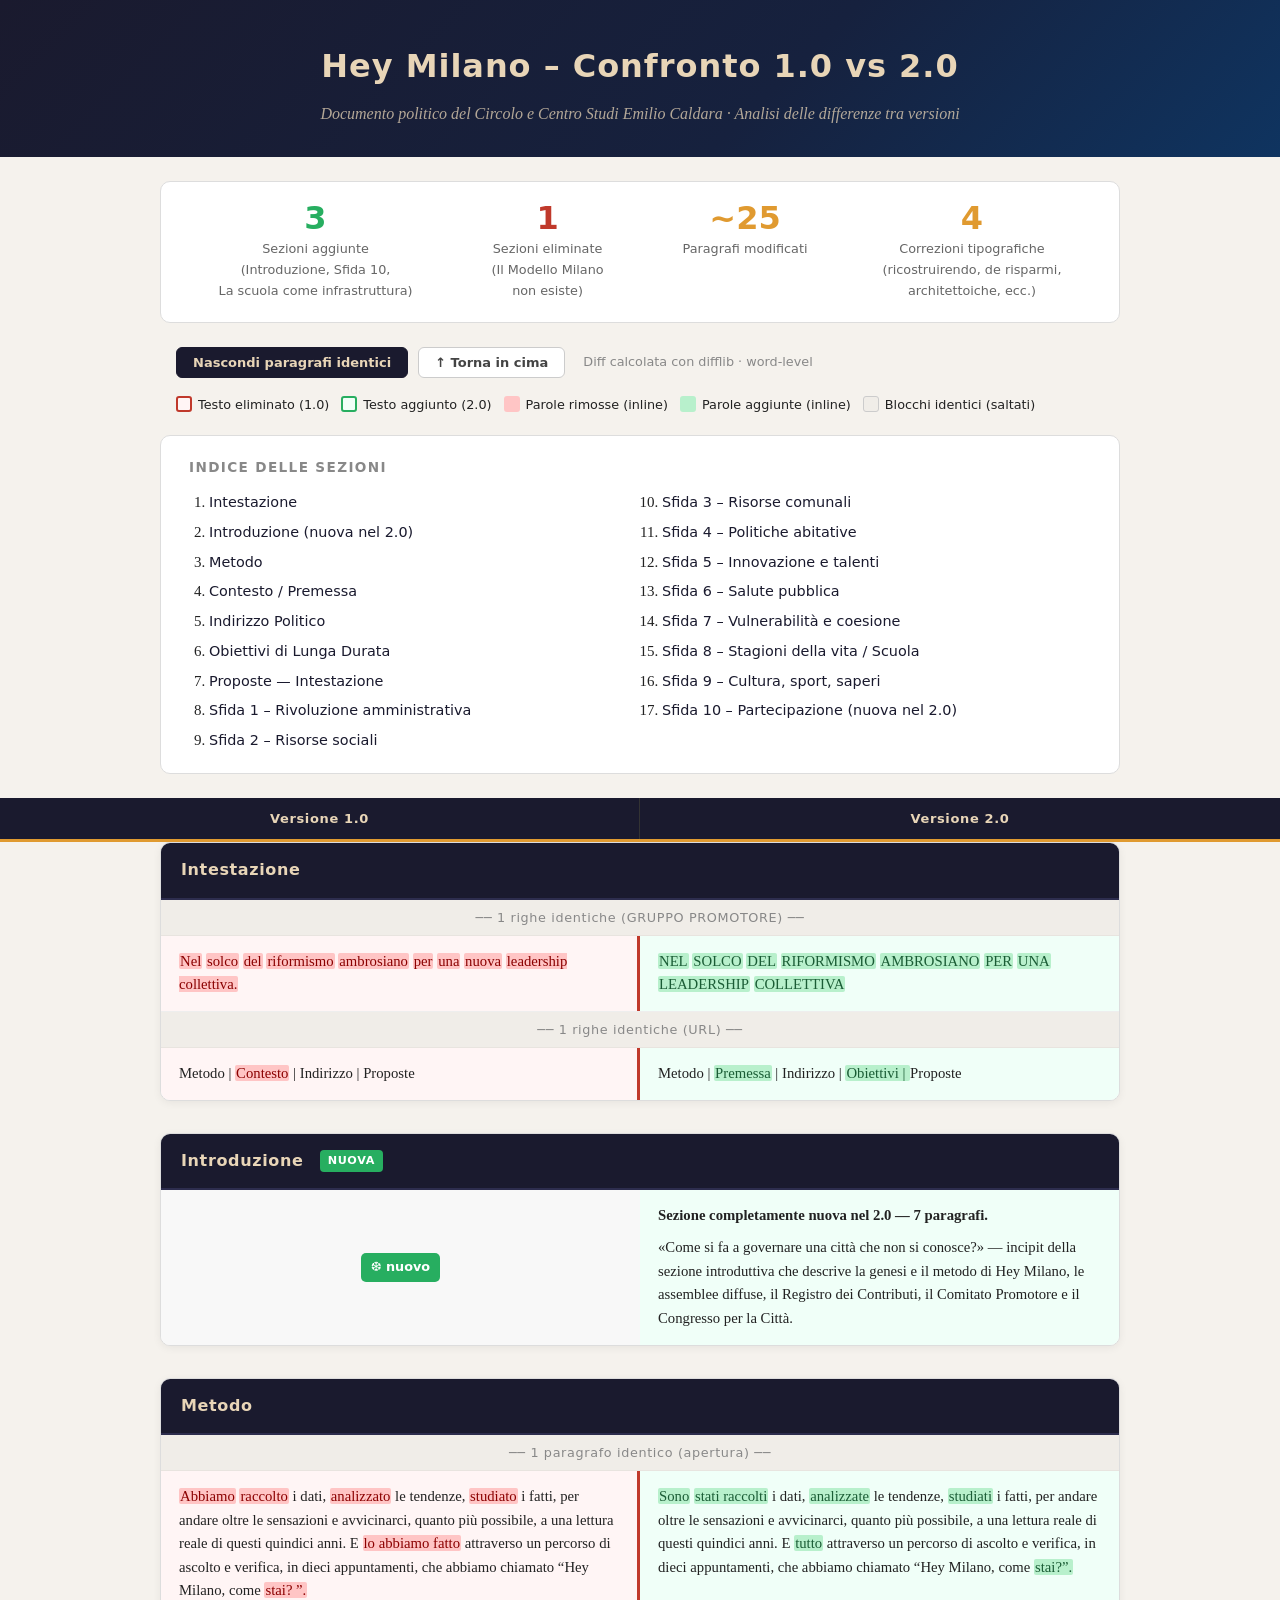
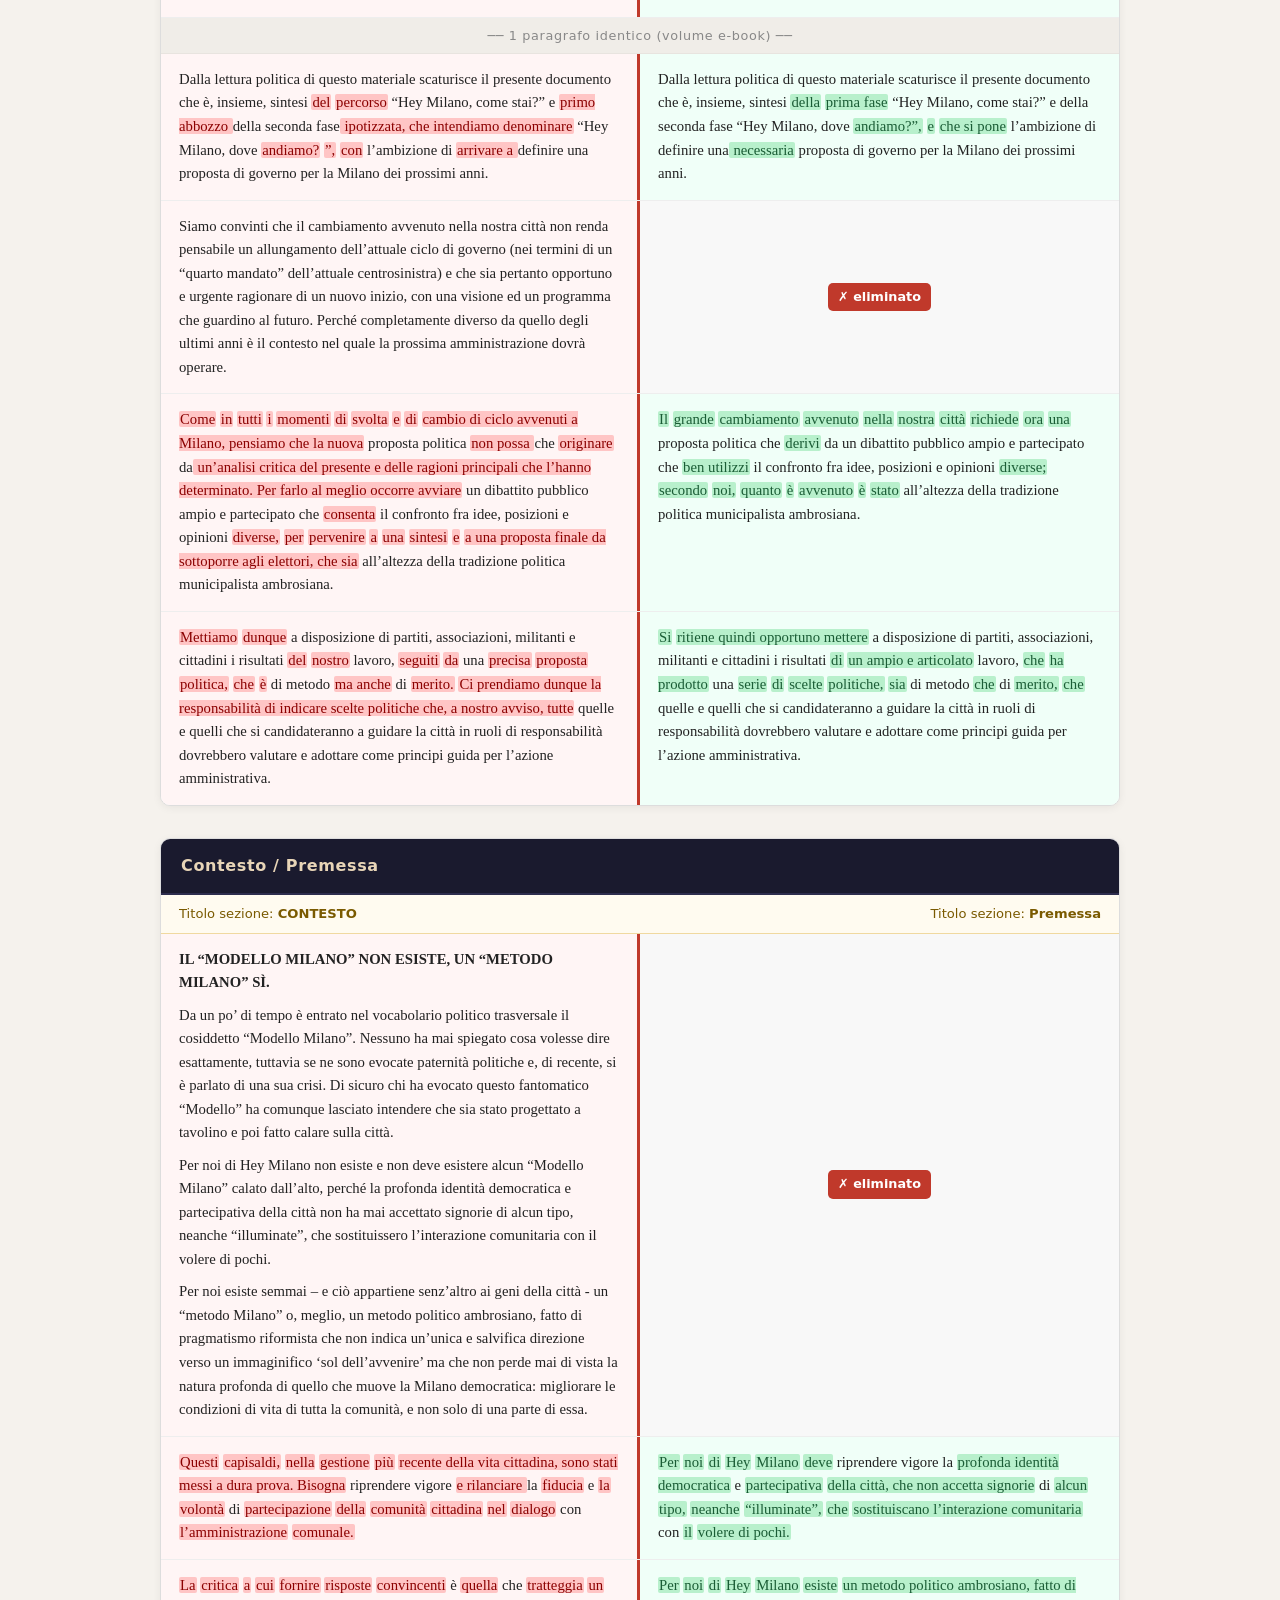
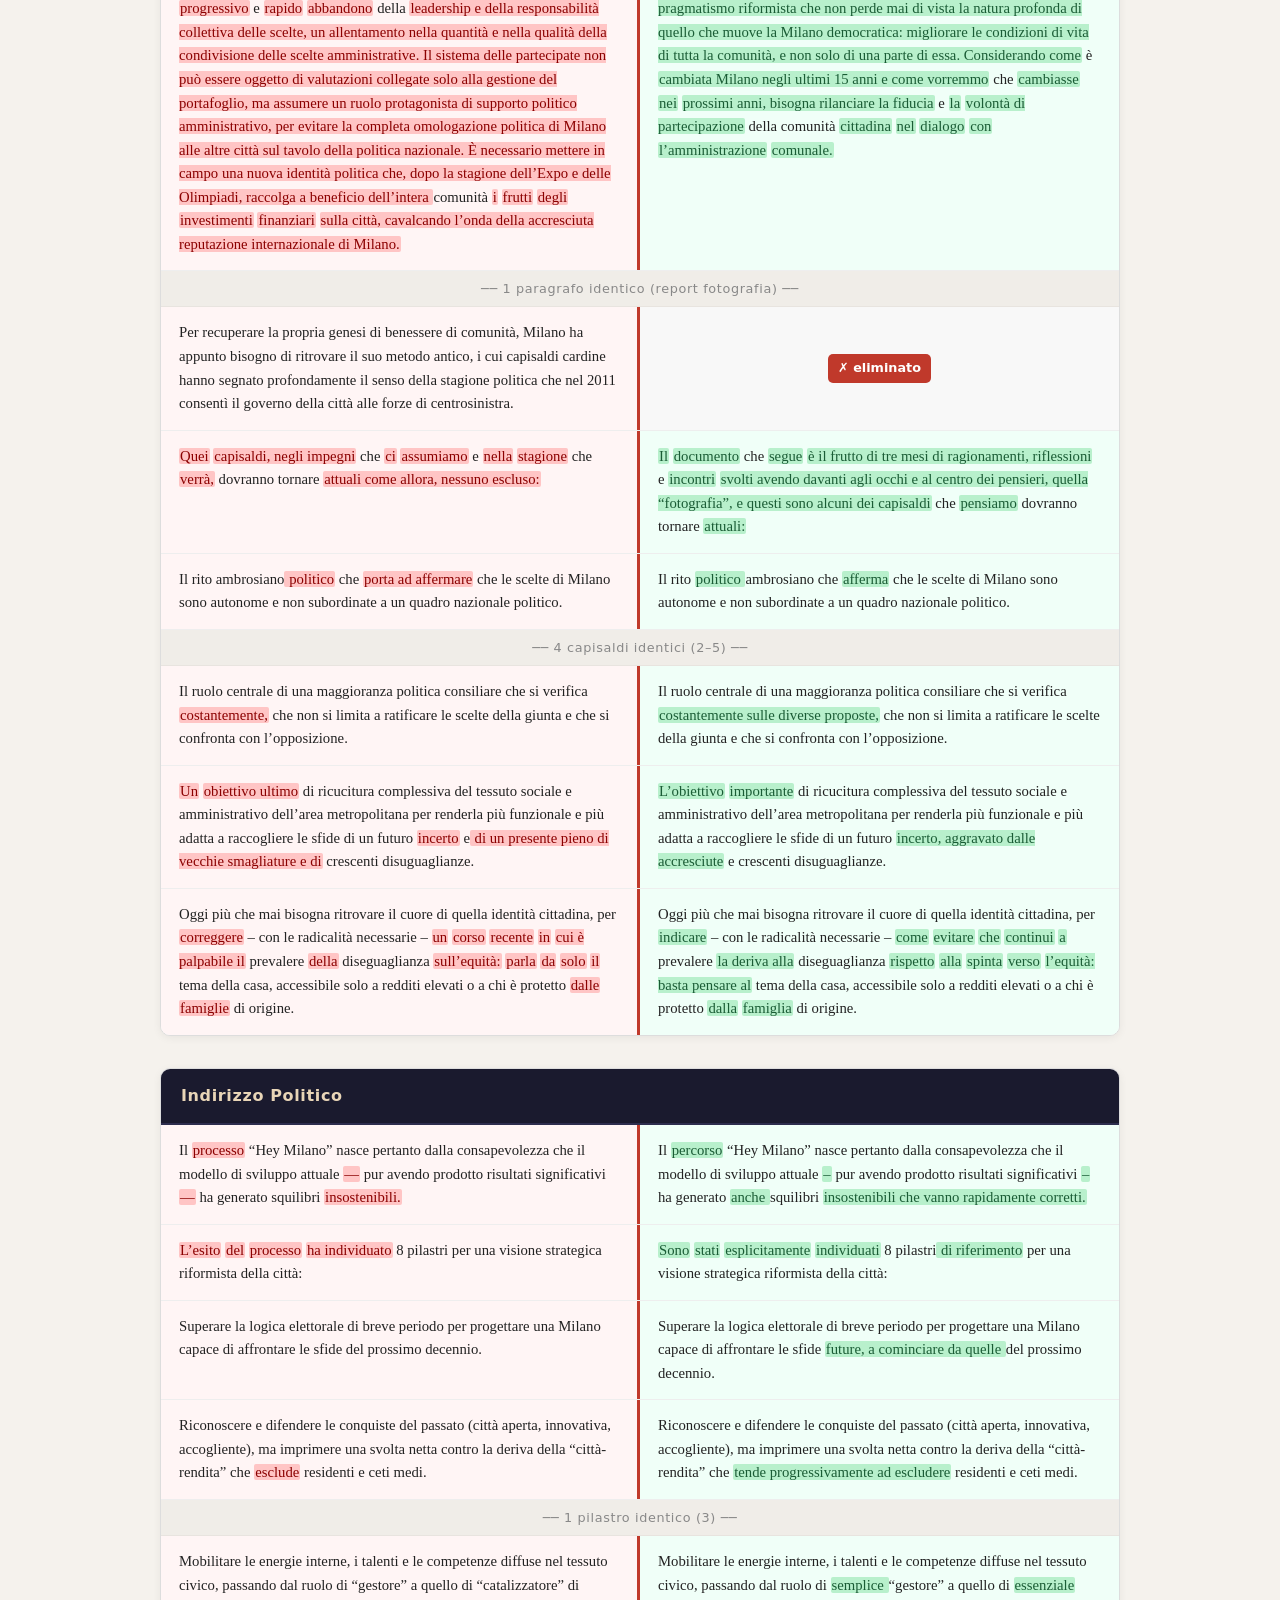
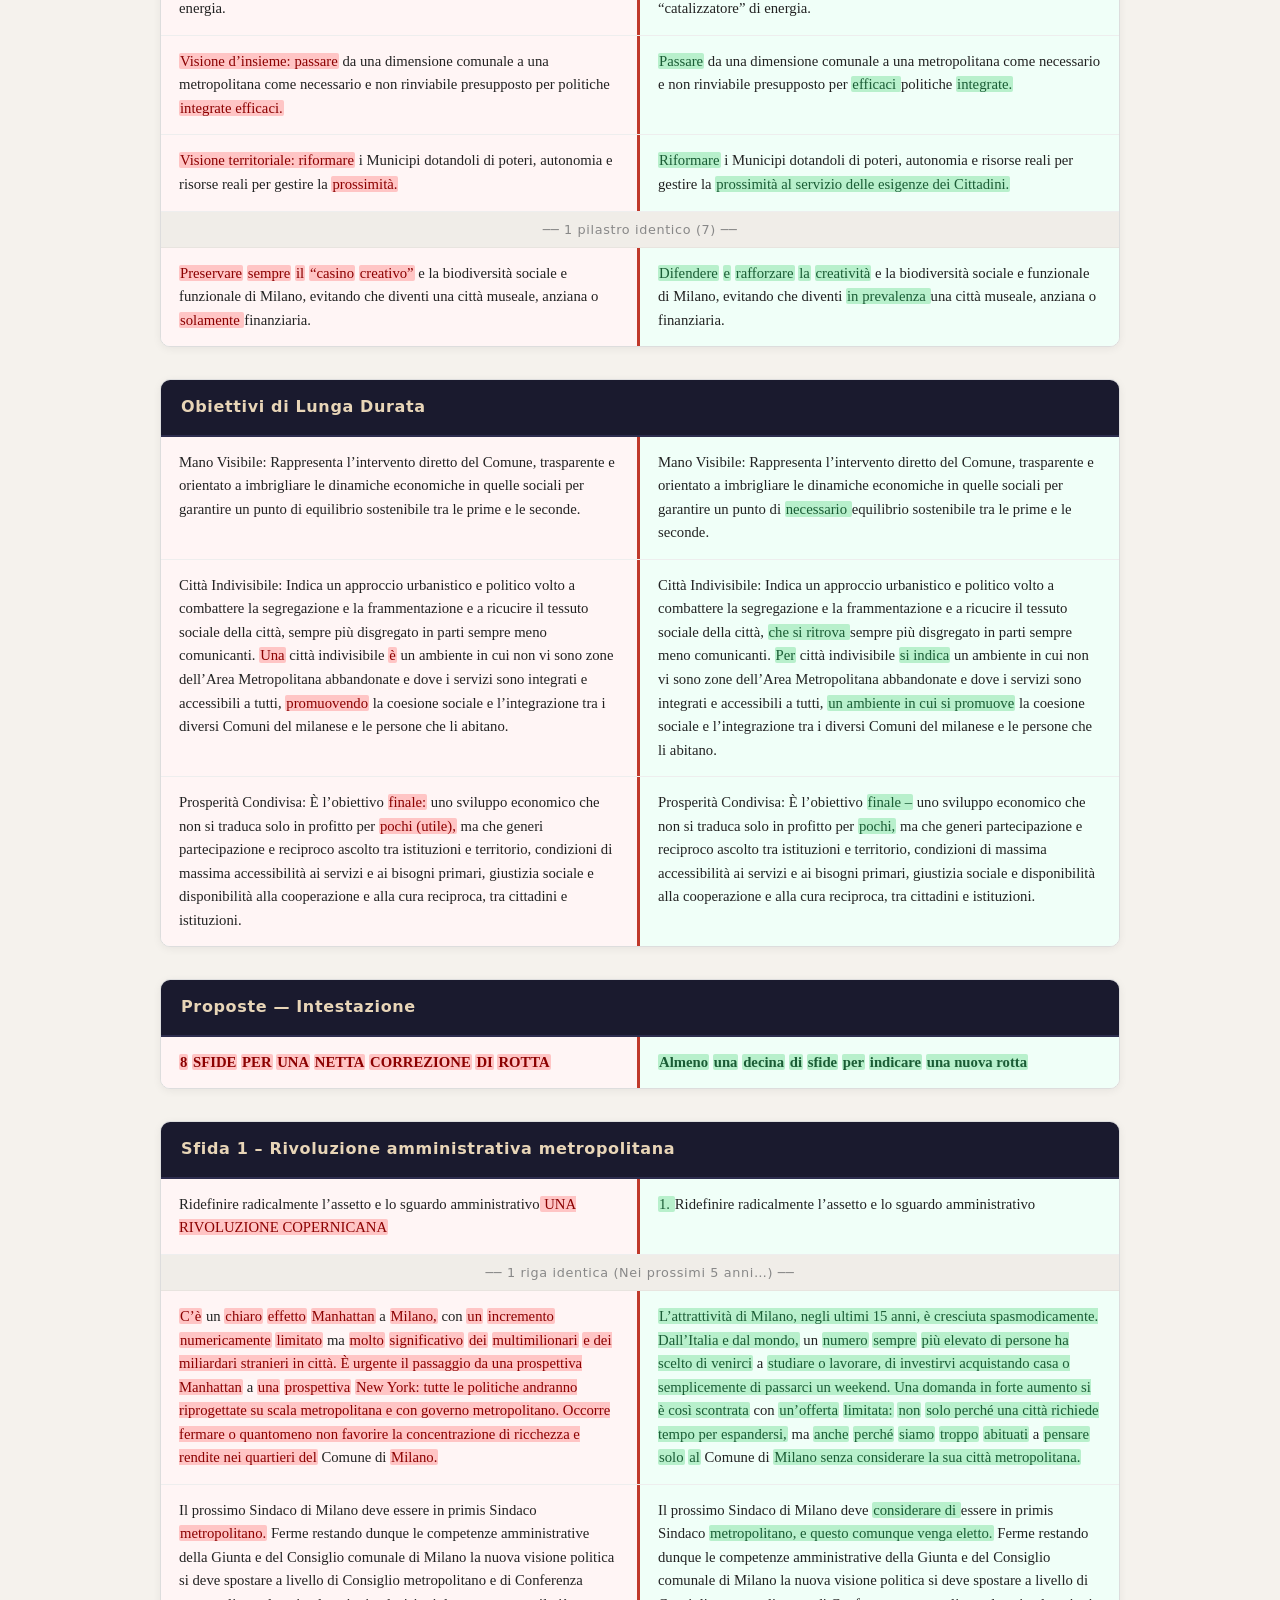
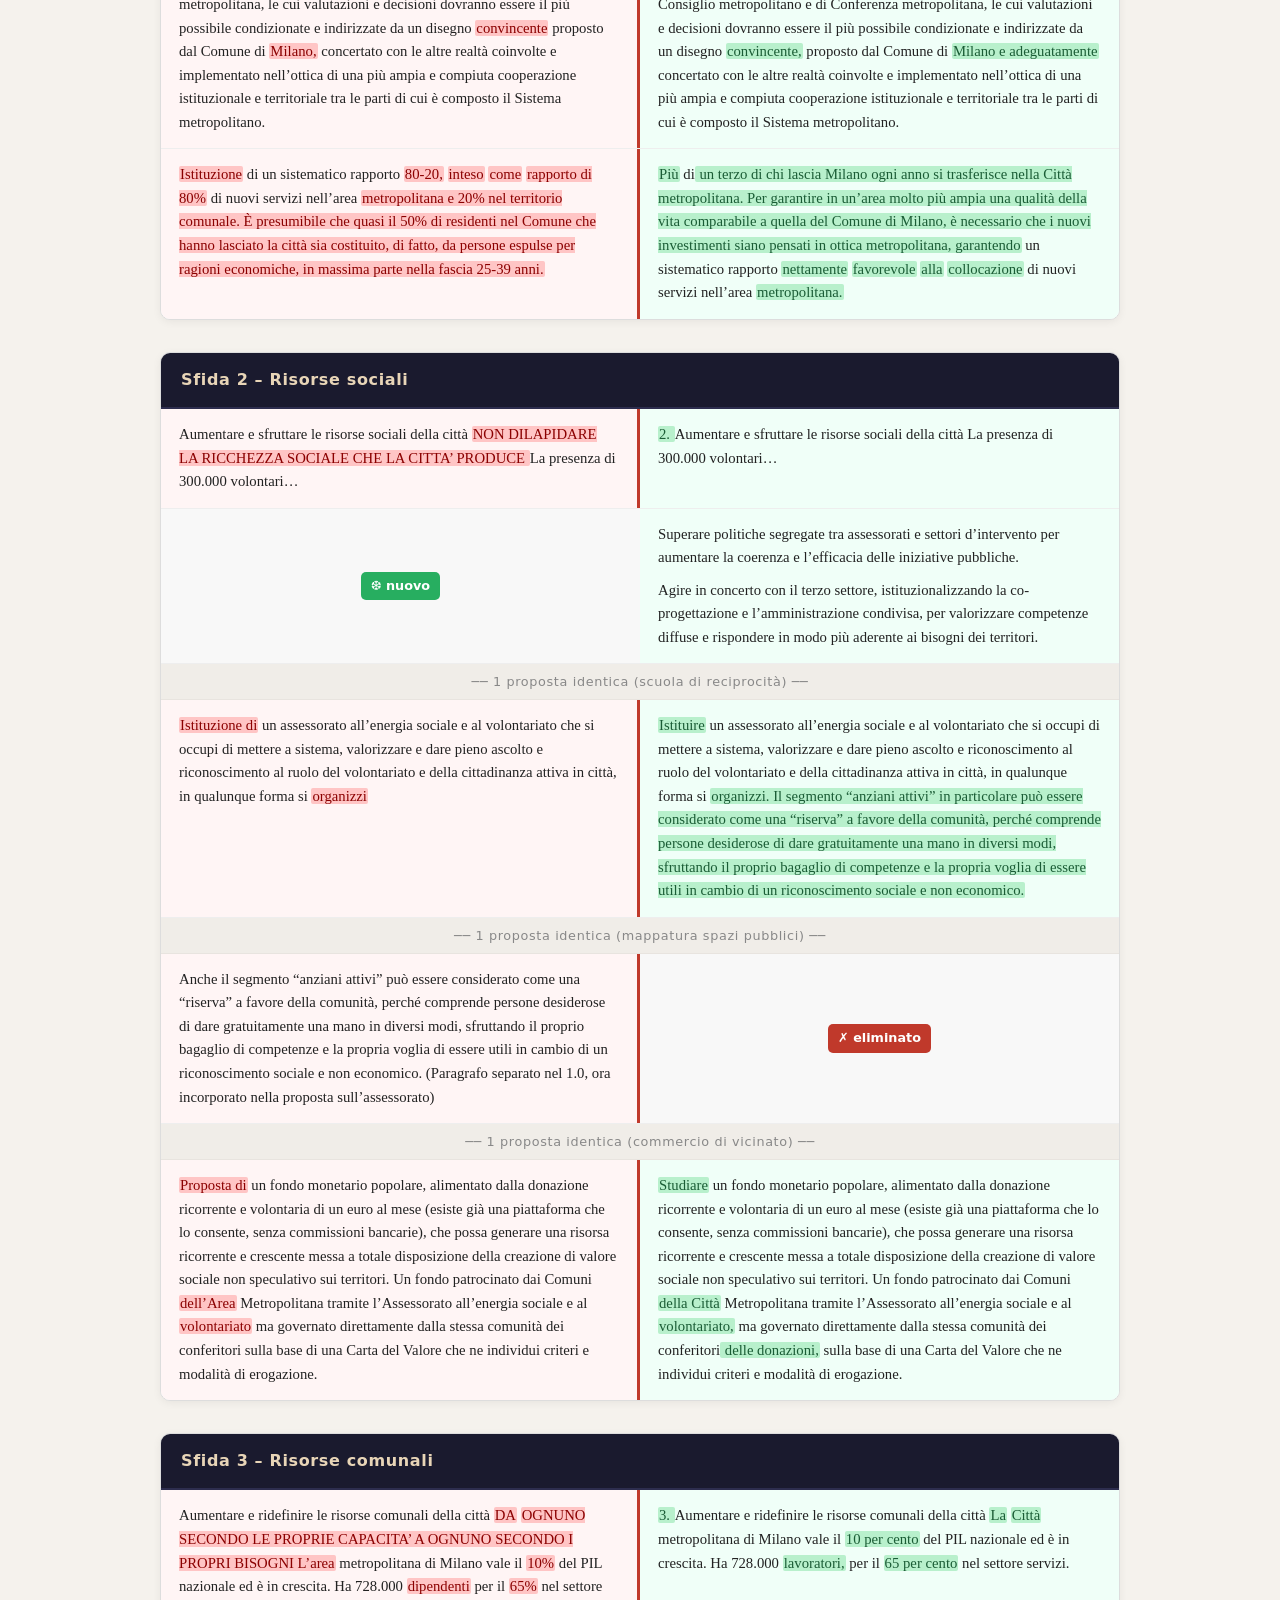
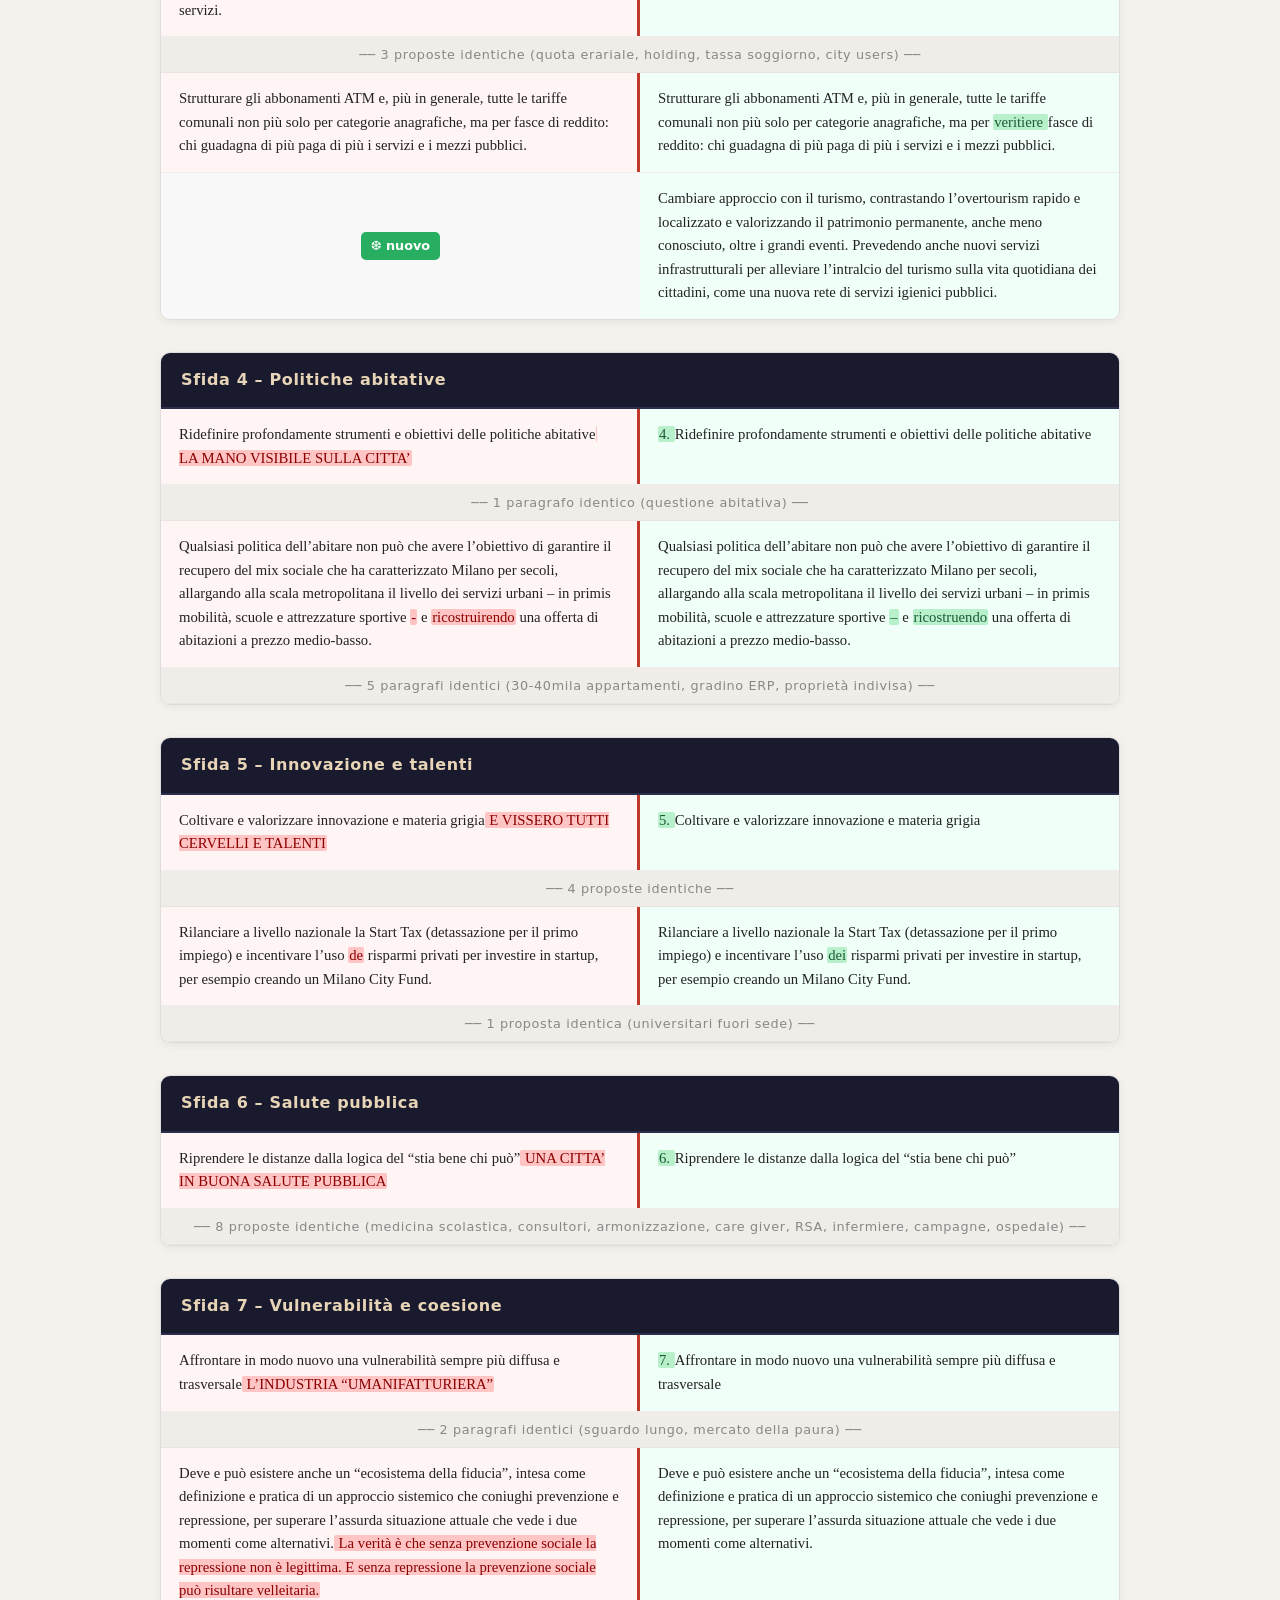
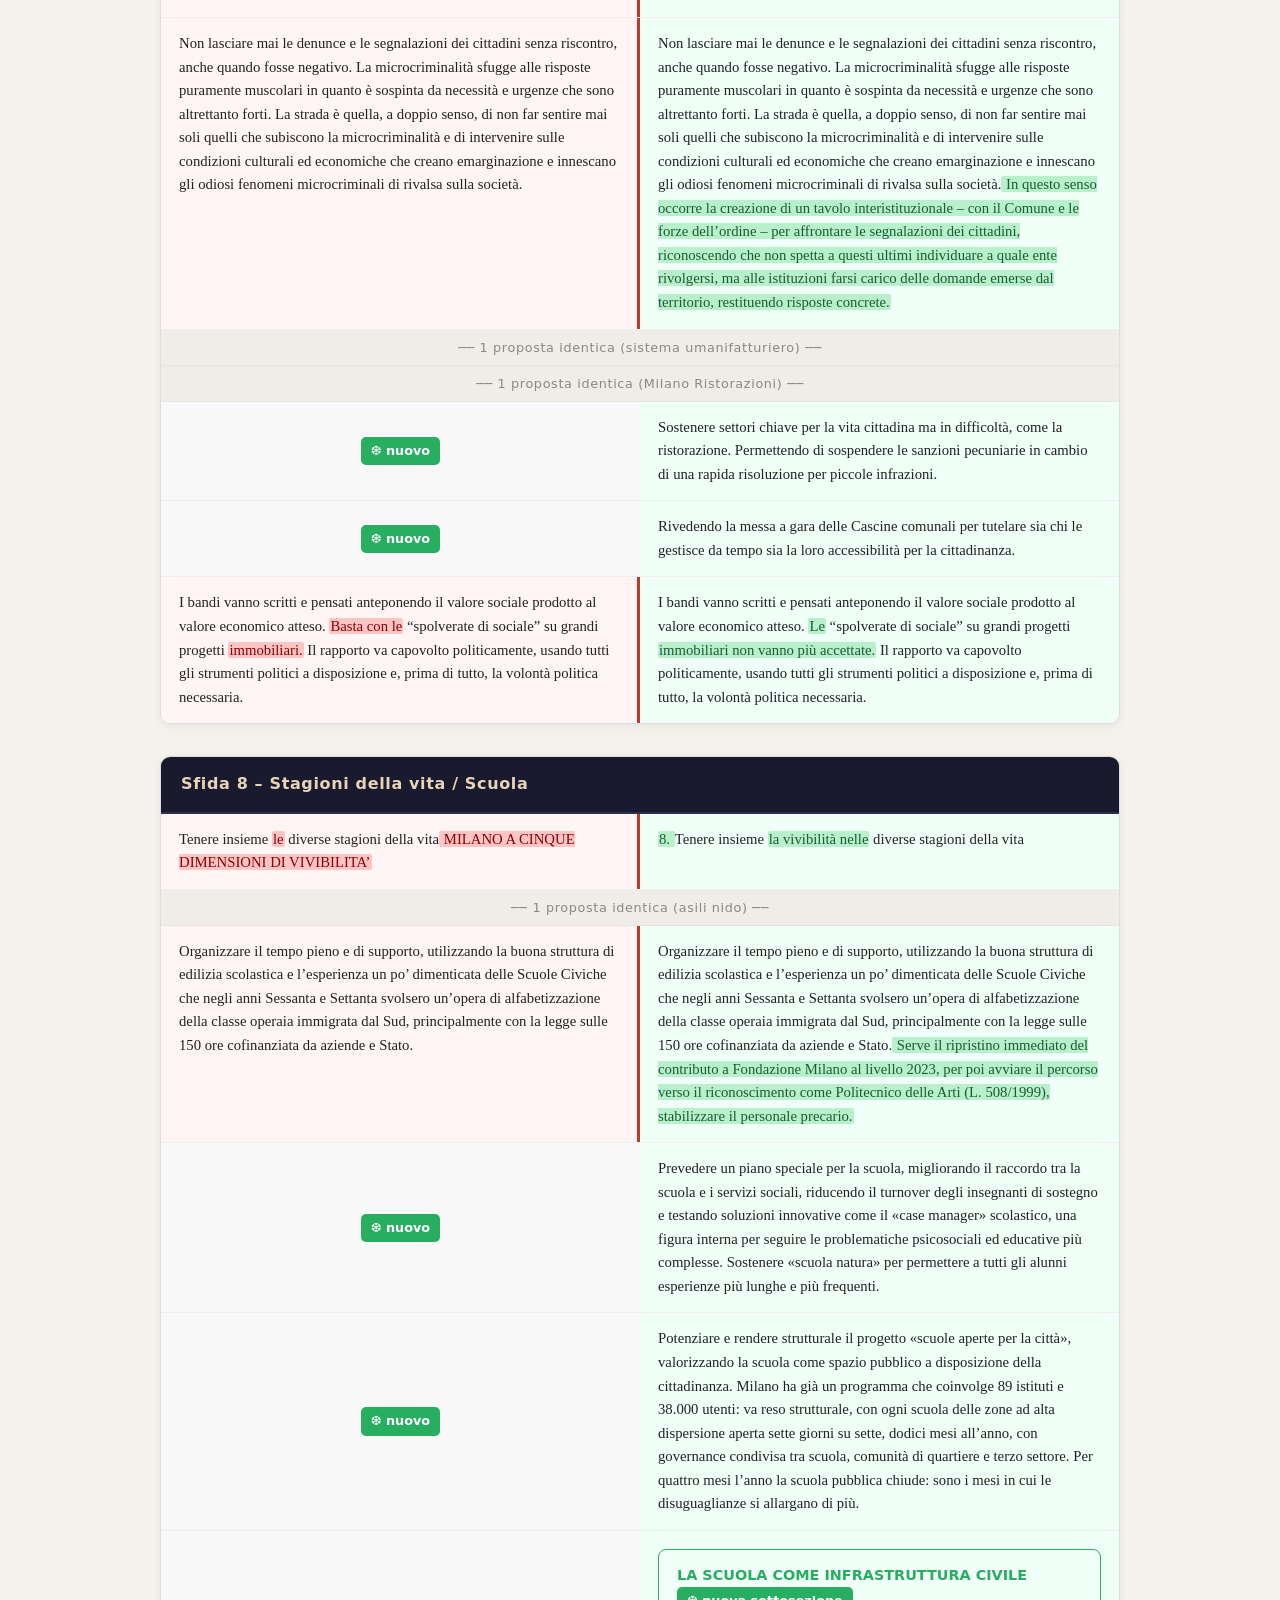
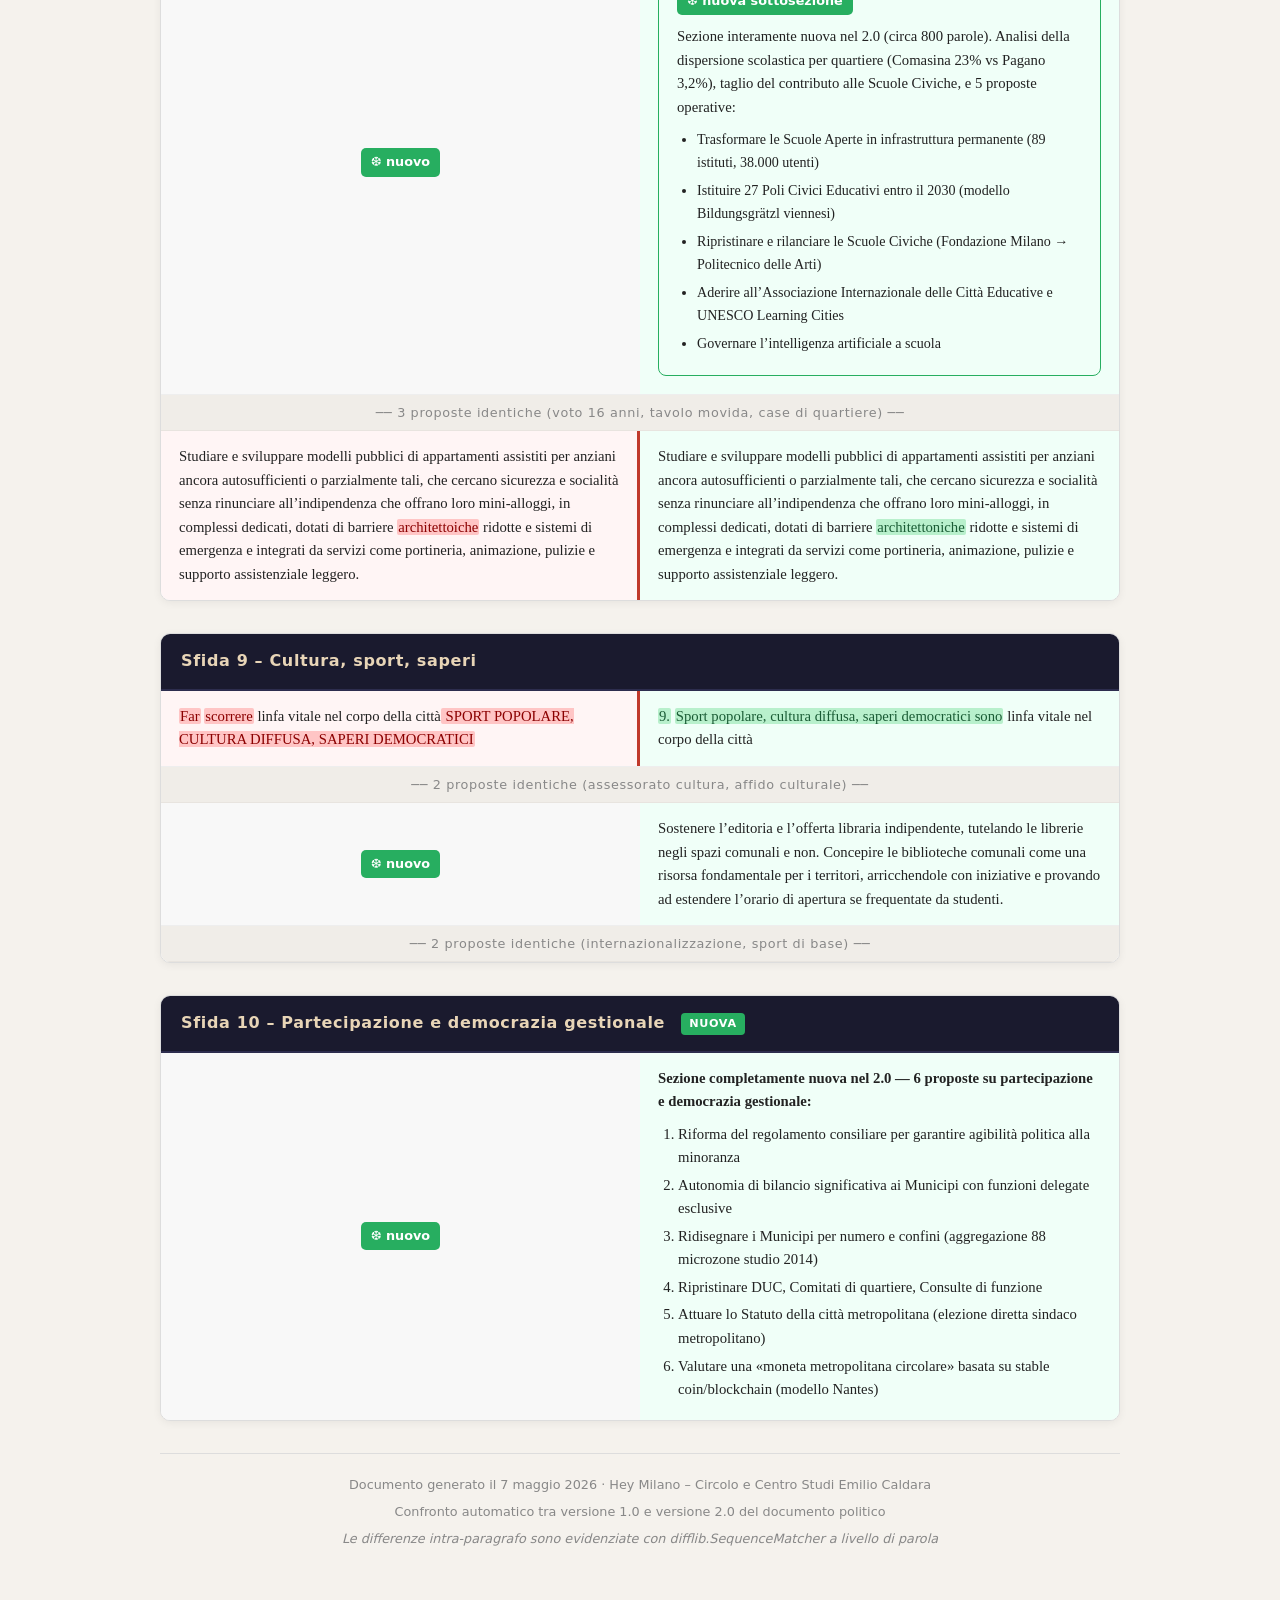
<file: confronto-1.0-vs-2.0.html>
<!DOCTYPE html>
<html lang="it">
<head>
<meta charset="UTF-8">
<meta name="viewport" content="width=device-width, initial-scale=1.0">
<title>Hey Milano – Confronto 1.0 vs 2.0</title>
<style>

  :root {
    --bg: #f5f2ed;
    --card-bg: #ffffff;
    --del-color: #c0392b;
    --del-bg: #fff5f5;
    --add-color: #27ae60;
    --add-bg: #f0fff8;
    --mod-color: #e09a30;
    --mod-bg: #fffbf0;
    --mark-del: #ffc5c5;
    --mark-add: #b8f0cc;
    --section-hdr: #1a1a2e;
    --section-hdr-text: #e8d5b7;
    --skip-color: #888;
    --skip-bg: #f0ede8;
    --border: #ddd;
  }

  * { box-sizing: border-box; margin: 0; padding: 0; }

  body {
    font-family: Georgia, 'Times New Roman', serif;
    background: var(--bg);
    color: #222;
    line-height: 1.65;
    font-size: 15px;
  }

  .sticky-header {
    position: sticky;
    top: 0;
    z-index: 100;
    background: var(--section-hdr);
    color: var(--section-hdr-text);
    display: grid;
    grid-template-columns: 1fr 1fr;
    border-bottom: 3px solid var(--mod-color);
  }
  .sticky-header .sh-cell {
    padding: 10px 20px;
    font-family: system-ui, sans-serif;
    font-size: 13px;
    font-weight: 700;
    letter-spacing: 0.05em;
    text-align: center;
  }
  .sticky-header .sh-cell:first-child { border-right: 1px solid #333; }

  .page-header {
    background: linear-gradient(135deg, #1a1a2e 0%, #16213e 60%, #0f3460 100%);
    color: var(--section-hdr-text);
    padding: 40px 30px 30px;
    text-align: center;
  }
  .page-header h1 {
    font-family: system-ui, sans-serif;
    font-size: 2rem;
    font-weight: 900;
    letter-spacing: 0.03em;
    margin-bottom: 8px;
  }
  .page-header .subtitle {
    font-size: 1rem;
    opacity: 0.75;
    font-style: italic;
  }

  .stats-panel {
    background: #fff;
    border: 1px solid var(--border);
    border-radius: 10px;
    margin: 24px auto;
    max-width: 960px;
    padding: 20px 28px;
    display: flex;
    flex-wrap: wrap;
    gap: 16px;
    justify-content: space-around;
  }
  .stat-item { text-align: center; min-width: 120px; }
  .stat-num {
    font-size: 2rem;
    font-weight: 900;
    font-family: system-ui, sans-serif;
    line-height: 1;
  }
  .stat-num.add { color: var(--add-color); }
  .stat-num.del { color: var(--del-color); }
  .stat-num.mod { color: var(--mod-color); }
  .stat-label { font-size: 0.8rem; color: #666; margin-top: 4px; font-family: system-ui, sans-serif; }

  .controls {
    max-width: 960px;
    margin: 0 auto 16px;
    padding: 0 16px;
    display: flex;
    gap: 10px;
    flex-wrap: wrap;
    align-items: center;
  }
  .btn {
    font-family: system-ui, sans-serif;
    font-size: 13px;
    padding: 7px 16px;
    border-radius: 6px;
    border: 1.5px solid;
    cursor: pointer;
    font-weight: 600;
    transition: opacity 0.15s;
  }
  .btn:hover { opacity: 0.8; }
  .btn-primary { background: var(--section-hdr); color: var(--section-hdr-text); border-color: var(--section-hdr); }
  .btn-outline { background: #fff; color: #444; border-color: #ccc; }

  .index-panel {
    background: #fff;
    border: 1px solid var(--border);
    border-radius: 10px;
    max-width: 960px;
    margin: 0 auto 24px;
    padding: 20px 28px;
  }
  .index-panel h2 {
    font-family: system-ui, sans-serif;
    font-size: 0.85rem;
    text-transform: uppercase;
    letter-spacing: 0.1em;
    color: #888;
    margin-bottom: 12px;
  }
  .index-panel ol { column-count: 2; column-gap: 24px; padding-left: 20px; }
  .index-panel li { margin-bottom: 5px; }
  .index-panel a { color: var(--section-hdr); text-decoration: none; font-size: 0.9rem; font-family: system-ui, sans-serif; }
  .index-panel a:hover { text-decoration: underline; }

  .doc-section {
    max-width: 960px;
    margin: 0 auto 32px;
    background: var(--card-bg);
    border-radius: 10px;
    overflow: hidden;
    border: 1px solid var(--border);
    box-shadow: 0 2px 8px rgba(0,0,0,0.06);
  }
  .section-title {
    background: var(--section-hdr);
    color: var(--section-hdr-text);
    font-family: system-ui, sans-serif;
    font-size: 1rem;
    font-weight: 700;
    letter-spacing: 0.04em;
    padding: 14px 20px;
    border-bottom: 2px solid #2d2d4e;
  }
  .section-badge {
    display: inline-block;
    font-size: 0.7rem;
    padding: 2px 8px;
    border-radius: 4px;
    margin-left: 10px;
    font-weight: 700;
    vertical-align: middle;
  }
  .section-badge-new { background: var(--add-color); color: white; }
  .section-badge-del { background: var(--del-color); color: white; }

  .section-body { padding: 0; }

  .diff-row {
    display: grid;
    grid-template-columns: 1fr 1fr;
    border-bottom: 1px solid #eee;
  }
  .diff-row:last-child { border-bottom: none; }

  .cell {
    padding: 14px 18px;
    font-size: 0.92rem;
    line-height: 1.6;
  }
  .cell p { margin-bottom: 0.6em; }
  .cell p:last-child { margin-bottom: 0; }
  .cell ul, .cell ol { padding-left: 20px; margin-top: 0.4em; }
  .cell li { margin-bottom: 4px; }
  .cell-del { background: var(--del-bg); border-right: 3px solid var(--del-color); }
  .cell-add { background: var(--add-bg); }
  .cell-empty { background: #f8f8f8; display: flex; align-items: center; justify-content: center; color: #aaa; font-family: system-ui, sans-serif; font-size: 0.85rem; }

  mark.del-mark { background: var(--mark-del); color: #8b0000; border-radius: 2px; padding: 0 1px; }
  mark.add-mark { background: var(--mark-add); color: #1a5c35; border-radius: 2px; padding: 0 1px; }

  .skip-row {
    background: var(--skip-bg);
    color: var(--skip-color);
    font-family: system-ui, sans-serif;
    font-size: 0.8rem;
    text-align: center;
    padding: 7px 16px;
    border-bottom: 1px solid #e8e4df;
    letter-spacing: 0.05em;
  }

  .badge {
    display: inline-block;
    padding: 4px 10px;
    border-radius: 5px;
    font-family: system-ui, sans-serif;
    font-size: 0.8rem;
    font-weight: 700;
  }
  .badge-del { background: var(--del-color); color: white; }
  .badge-add { background: var(--add-color); color: white; }

  .section-label-row {
    display: flex;
    padding: 8px 18px;
    gap: 8px;
    background: var(--mod-bg);
    border-bottom: 1px solid #f0d9a0;
    font-family: system-ui, sans-serif;
    font-size: 0.82rem;
    color: #7a5a00;
  }
  .label-v1 { flex: 1; text-align: left; }
  .label-v2 { flex: 1; text-align: right; }

  .subsection-new {
    background: var(--add-bg);
    border: 1.5px solid var(--add-color);
    border-radius: 8px;
    padding: 14px 18px;
    margin: 4px 0;
  }
  .subsection-title {
    font-family: system-ui, sans-serif;
    font-size: 0.9rem;
    font-weight: 700;
    color: var(--add-color);
    margin-bottom: 10px;
  }
  .subsection-new ul, .subsection-new ol { padding-left: 20px; font-size: 0.88rem; line-height: 1.6; }
  .subsection-new li { margin-bottom: 6px; }

  .legend {
    max-width: 960px;
    margin: 0 auto 20px;
    display: flex;
    flex-wrap: wrap;
    gap: 12px;
    padding: 0 16px;
    font-family: system-ui, sans-serif;
    font-size: 0.8rem;
  }
  .legend-item { display: flex; align-items: center; gap: 6px; }
  .legend-swatch { width: 16px; height: 16px; border-radius: 3px; flex-shrink: 0; }

  footer {
    max-width: 960px;
    margin: 32px auto 48px;
    padding: 20px;
    border-top: 1px solid var(--border);
    font-family: system-ui, sans-serif;
    font-size: 0.8rem;
    color: #888;
    text-align: center;
  }

  @media (max-width: 680px) {
    .diff-row { grid-template-columns: 1fr; }
    .cell-del { border-right: none; border-bottom: 3px solid var(--del-color); }
    .sticky-header { grid-template-columns: 1fr; }
    .sticky-header .sh-cell:first-child { border-right: none; border-bottom: 1px solid #333; }
    .index-panel ol { column-count: 1; }
    .stats-panel { gap: 12px; }
    .section-label-row { flex-direction: column; }
    .page-header h1 { font-size: 1.4rem; }
  }

</style>
</head>
<body>

<div class="page-header">
  <h1>Hey Milano – Confronto 1.0 vs 2.0</h1>
  <p class="subtitle">Documento politico del Circolo e Centro Studi Emilio Caldara · Analisi delle differenze tra versioni</p>
</div>

<div class="stats-panel">
  <div class="stat-item">
    <div class="stat-num add">3</div>
    <div class="stat-label">Sezioni aggiunte<br>(Introduzione, Sfida 10,<br>La scuola come infrastruttura)</div>
  </div>
  <div class="stat-item">
    <div class="stat-num del">1</div>
    <div class="stat-label">Sezioni eliminate<br>(Il Modello Milano<br>non esiste)</div>
  </div>
  <div class="stat-item">
    <div class="stat-num mod">~25</div>
    <div class="stat-label">Paragrafi modificati</div>
  </div>
  <div class="stat-item">
    <div class="stat-num mod">4</div>
    <div class="stat-label">Correzioni tipografiche<br>(ricostruirendo, de risparmi,<br>architettoiche, ecc.)</div>
  </div>
</div>

<div class="controls">
  <button id="toggleBtn" class="btn btn-primary" onclick="toggleIdentical()">Nascondi paragrafi identici</button>
  <button class="btn btn-outline" onclick="scrollToTop()">↑ Torna in cima</button>
  <span style="font-family:system-ui;font-size:0.8rem;color:#888;margin-left:8px;">
    Diff calcolata con difflib · word-level
  </span>
</div>

<div class="legend">
  <div class="legend-item">
    <div class="legend-swatch" style="background:var(--del-bg);border:2px solid var(--del-color)"></div>
    <span>Testo eliminato (1.0)</span>
  </div>
  <div class="legend-item">
    <div class="legend-swatch" style="background:var(--add-bg);border:2px solid var(--add-color)"></div>
    <span>Testo aggiunto (2.0)</span>
  </div>
  <div class="legend-item">
    <div class="legend-swatch" style="background:var(--mark-del)"></div>
    <span>Parole rimosse (inline)</span>
  </div>
  <div class="legend-item">
    <div class="legend-swatch" style="background:var(--mark-add)"></div>
    <span>Parole aggiunte (inline)</span>
  </div>
  <div class="legend-item">
    <div class="legend-swatch" style="background:var(--skip-bg);border:1px solid #ccc"></div>
    <span>Blocchi identici (saltati)</span>
  </div>
</div>

<div class="index-panel">
  <h2>Indice delle sezioni</h2>
  <ol>
<li><a href="#intestazione">Intestazione</a></li>
<li><a href="#introduzione">Introduzione (nuova nel 2.0)</a></li>
<li><a href="#metodo">Metodo</a></li>
<li><a href="#contesto">Contesto / Premessa</a></li>
<li><a href="#indirizzo">Indirizzo Politico</a></li>
<li><a href="#obiettivi">Obiettivi di Lunga Durata</a></li>
<li><a href="#proposte-intestazione">Proposte — Intestazione</a></li>
<li><a href="#sfida1">Sfida 1 – Rivoluzione amministrativa</a></li>
<li><a href="#sfida2">Sfida 2 – Risorse sociali</a></li>
<li><a href="#sfida3">Sfida 3 – Risorse comunali</a></li>
<li><a href="#sfida4">Sfida 4 – Politiche abitative</a></li>
<li><a href="#sfida5">Sfida 5 – Innovazione e talenti</a></li>
<li><a href="#sfida6">Sfida 6 – Salute pubblica</a></li>
<li><a href="#sfida7">Sfida 7 – Vulnerabilità e coesione</a></li>
<li><a href="#sfida8">Sfida 8 – Stagioni della vita / Scuola</a></li>
<li><a href="#sfida9">Sfida 9 – Cultura, sport, saperi</a></li>
<li><a href="#sfida10">Sfida 10 – Partecipazione (nuova nel 2.0)</a></li>
  </ol>
</div>

<div class="sticky-header">
  <div class="sh-cell">Versione 1.0</div>
  <div class="sh-cell">Versione 2.0</div>
</div>

<section id="intestazione" class="doc-section">
  <h2 class="section-title">Intestazione</h2>
  <div class="section-body">
<div class="skip-row">── 1 righe identiche (GRUPPO PROMOTORE) ──</div>
<div class="diff-row">
  <div class="cell cell-del"><mark class="del-mark">Nel</mark> <mark class="del-mark">solco</mark> <mark class="del-mark">del</mark> <mark class="del-mark">riformismo</mark> <mark class="del-mark">ambrosiano</mark>
<mark class="del-mark">per</mark> <mark class="del-mark">una</mark> <mark class="del-mark">nuova</mark> <mark class="del-mark">leadership collettiva.</mark></div>
  <div class="cell cell-add"><mark class="add-mark">NEL</mark> <mark class="add-mark">SOLCO</mark> <mark class="add-mark">DEL</mark> <mark class="add-mark">RIFORMISMO</mark> <mark class="add-mark">AMBROSIANO</mark>
<mark class="add-mark">PER</mark> <mark class="add-mark">UNA</mark> <mark class="add-mark">LEADERSHIP</mark> <mark class="add-mark">COLLETTIVA</mark></div>
</div>
<div class="skip-row">── 1 righe identiche (URL) ──</div>
<div class="diff-row">
  <div class="cell cell-del">Metodo | <mark class="del-mark">Contesto</mark> | Indirizzo | Proposte</div>
  <div class="cell cell-add">Metodo | <mark class="add-mark">Premessa</mark> | Indirizzo | <mark class="add-mark">Obiettivi | </mark>Proposte</div>
</div>
  </div>
</section>
<section id="introduzione" class="doc-section">
  <h2 class="section-title">Introduzione <span class="section-badge section-badge-new">NUOVA</span></h2>
  <div class="section-body">
<div class="diff-row">
  <div class="cell cell-empty"><span class="badge badge-add">❆ nuovo</span></div>
  <div class="cell cell-add"><p><strong>Sezione completamente nuova nel 2.0 &mdash; 7 paragrafi.</strong></p><p>&laquo;Come si fa a governare una citt&agrave; che non si conosce?&raquo; &mdash; incipit della sezione introduttiva che descrive la genesi e il metodo di Hey Milano, le assemblee diffuse, il Registro dei Contributi, il Comitato Promotore e il Congresso per la Citt&agrave;.</p></div>
</div>
  </div>
</section>
<section id="metodo" class="doc-section">
  <h2 class="section-title">Metodo</h2>
  <div class="section-body">
<div class="skip-row">── 1 paragrafo identico (apertura) ──</div>
<div class="diff-row">
  <div class="cell cell-del"><mark class="del-mark">Abbiamo</mark> <mark class="del-mark">raccolto</mark> i dati, <mark class="del-mark">analizzato</mark> le tendenze, <mark class="del-mark">studiato</mark> i fatti, per andare oltre le sensazioni e avvicinarci, quanto più possibile, a una lettura reale di questi quindici anni. E <mark class="del-mark">lo abbiamo fatto</mark> attraverso un percorso di ascolto e verifica, in dieci appuntamenti, che abbiamo chiamato “Hey Milano, come <mark class="del-mark">stai? ”.</mark></div>
  <div class="cell cell-add"><mark class="add-mark">Sono</mark> <mark class="add-mark">stati raccolti</mark> i dati, <mark class="add-mark">analizzate</mark> le tendenze, <mark class="add-mark">studiati</mark> i fatti, per andare oltre le sensazioni e avvicinarci, quanto più possibile, a una lettura reale di questi quindici anni. E <mark class="add-mark">tutto</mark> attraverso un percorso di ascolto e verifica, in dieci appuntamenti, che abbiamo chiamato “Hey Milano, come <mark class="add-mark">stai?”.</mark></div>
</div>
<div class="skip-row">── 1 paragrafo identico (volume e-book) ──</div>
<div class="diff-row">
  <div class="cell cell-del">Dalla lettura politica di questo materiale scaturisce il presente documento che è, insieme, sintesi <mark class="del-mark">del</mark> <mark class="del-mark">percorso</mark> “Hey Milano, come stai?” e <mark class="del-mark">primo abbozzo </mark>della seconda fase<mark class="del-mark"> ipotizzata, che intendiamo denominare</mark> “Hey Milano, dove <mark class="del-mark">andiamo?</mark> <mark class="del-mark">”,</mark> <mark class="del-mark">con</mark> l’ambizione di <mark class="del-mark">arrivare a </mark>definire una proposta di governo per la Milano dei prossimi anni.</div>
  <div class="cell cell-add">Dalla lettura politica di questo materiale scaturisce il presente documento che è, insieme, sintesi <mark class="add-mark">della</mark> <mark class="add-mark">prima fase</mark> “Hey Milano, come stai?” e della seconda fase “Hey Milano, dove <mark class="add-mark">andiamo?”,</mark> <mark class="add-mark">e</mark> <mark class="add-mark">che si pone</mark> l’ambizione di definire una<mark class="add-mark"> necessaria</mark> proposta di governo per la Milano dei prossimi anni.</div>
</div>
<div class="diff-row">
  <div class="cell cell-del"><p>Siamo convinti che il cambiamento avvenuto nella nostra città non renda pensabile un allungamento dell’attuale ciclo di governo (nei termini di un “quarto mandato” dell’attuale centrosinistra) e che sia pertanto opportuno e urgente ragionare di un nuovo inizio, con una visione ed un programma che guardino al futuro. Perché completamente diverso da quello degli ultimi anni è il contesto nel quale la prossima amministrazione dovrà operare.</p></div>
  <div class="cell cell-empty"><span class="badge badge-del">✗ eliminato</span></div>
</div>
<div class="diff-row">
  <div class="cell cell-del"><mark class="del-mark">Come</mark> <mark class="del-mark">in</mark> <mark class="del-mark">tutti</mark> <mark class="del-mark">i</mark> <mark class="del-mark">momenti</mark> <mark class="del-mark">di</mark> <mark class="del-mark">svolta</mark> <mark class="del-mark">e</mark> <mark class="del-mark">di</mark> <mark class="del-mark">cambio di ciclo avvenuti a Milano, pensiamo che la nuova</mark> proposta politica <mark class="del-mark">non possa </mark>che <mark class="del-mark">originare</mark> da<mark class="del-mark"> un’analisi critica del presente e delle ragioni principali che l’hanno determinato. Per farlo al meglio occorre avviare</mark> un dibattito pubblico ampio e partecipato che <mark class="del-mark">consenta</mark> il confronto fra idee, posizioni e opinioni <mark class="del-mark">diverse,</mark> <mark class="del-mark">per</mark> <mark class="del-mark">pervenire</mark> <mark class="del-mark">a</mark> <mark class="del-mark">una</mark> <mark class="del-mark">sintesi</mark> <mark class="del-mark">e</mark> <mark class="del-mark">a una proposta finale da sottoporre agli elettori, che sia</mark> all’altezza della tradizione politica municipalista ambrosiana.</div>
  <div class="cell cell-add"><mark class="add-mark">Il</mark> <mark class="add-mark">grande</mark> <mark class="add-mark">cambiamento</mark> <mark class="add-mark">avvenuto</mark> <mark class="add-mark">nella</mark> <mark class="add-mark">nostra</mark> <mark class="add-mark">città</mark> <mark class="add-mark">richiede</mark> <mark class="add-mark">ora</mark> <mark class="add-mark">una</mark> proposta politica che <mark class="add-mark">derivi</mark> da un dibattito pubblico ampio e partecipato che <mark class="add-mark">ben utilizzi</mark> il confronto fra idee, posizioni e opinioni <mark class="add-mark">diverse;</mark> <mark class="add-mark">secondo</mark> <mark class="add-mark">noi,</mark> <mark class="add-mark">quanto</mark> <mark class="add-mark">è</mark> <mark class="add-mark">avvenuto</mark> <mark class="add-mark">è</mark> <mark class="add-mark">stato</mark> all’altezza della tradizione politica municipalista ambrosiana.</div>
</div>
<div class="diff-row">
  <div class="cell cell-del"><mark class="del-mark">Mettiamo</mark> <mark class="del-mark">dunque</mark> a disposizione di partiti, associazioni, militanti e cittadini i risultati <mark class="del-mark">del</mark> <mark class="del-mark">nostro</mark> lavoro, <mark class="del-mark">seguiti</mark> <mark class="del-mark">da</mark> una <mark class="del-mark">precisa</mark> <mark class="del-mark">proposta</mark> <mark class="del-mark">politica,</mark> <mark class="del-mark">che</mark> <mark class="del-mark">è</mark> di metodo <mark class="del-mark">ma anche</mark> di <mark class="del-mark">merito.</mark> <mark class="del-mark">Ci prendiamo dunque la responsabilità di indicare scelte politiche che, a nostro avviso, tutte</mark> quelle e quelli che si candidateranno a guidare la città in ruoli di responsabilità dovrebbero valutare e adottare come principi guida per l’azione amministrativa.</div>
  <div class="cell cell-add"><mark class="add-mark">Si</mark> <mark class="add-mark">ritiene quindi opportuno mettere</mark> a disposizione di partiti, associazioni, militanti e cittadini i risultati <mark class="add-mark">di</mark> <mark class="add-mark">un ampio e articolato</mark> lavoro, <mark class="add-mark">che</mark> <mark class="add-mark">ha prodotto</mark> una <mark class="add-mark">serie</mark> <mark class="add-mark">di</mark> <mark class="add-mark">scelte</mark> <mark class="add-mark">politiche,</mark> <mark class="add-mark">sia</mark> di metodo <mark class="add-mark">che</mark> di <mark class="add-mark">merito,</mark> <mark class="add-mark">che</mark> quelle e quelli che si candidateranno a guidare la città in ruoli di responsabilità dovrebbero valutare e adottare come principi guida per l’azione amministrativa.</div>
</div>
  </div>
</section>
<section id="contesto" class="doc-section">
  <h2 class="section-title">Contesto / Premessa</h2>
  <div class="section-body">
<div class="section-label-row"><span class="label-v1">Titolo sezione: <strong>CONTESTO</strong></span><span class="label-v2">Titolo sezione: <strong>Premessa</strong></span></div>
<div class="diff-row">
  <div class="cell cell-del"><p><strong>IL &ldquo;MODELLO MILANO&rdquo; NON ESISTE, UN &ldquo;METODO MILANO&rdquo; S&Igrave;.</strong></p><p>Da un po’ di tempo è entrato nel vocabolario politico trasversale il cosiddetto “Modello Milano”. Nessuno ha mai spiegato cosa volesse dire esattamente, tuttavia se ne sono evocate paternità politiche e, di recente, si è parlato di una sua crisi. Di sicuro chi ha evocato questo fantomatico “Modello” ha comunque lasciato intendere che sia stato progettato a tavolino e poi fatto calare sulla città.</p><p>Per noi di Hey Milano non esiste e non deve esistere alcun “Modello Milano” calato dall’alto, perché la profonda identità democratica e partecipativa della città non ha mai accettato signorie di alcun tipo, neanche “illuminate”, che sostituissero l’interazione comunitaria con il volere di pochi.</p><p>Per noi esiste semmai – e ciò appartiene senz’altro ai geni della città - un “metodo Milano” o, meglio, un metodo politico ambrosiano, fatto di pragmatismo riformista che non indica un’unica e salvifica direzione verso un immaginifico ‘sol dell’avvenire’ ma che non perde mai di vista la natura profonda di quello che muove la Milano democratica: migliorare le condizioni di vita di tutta la comunità, e non solo di una parte di essa.</p></div>
  <div class="cell cell-empty"><span class="badge badge-del">✗ eliminato</span></div>
</div>
<div class="diff-row">
  <div class="cell cell-del"><mark class="del-mark">Questi</mark> <mark class="del-mark">capisaldi,</mark> <mark class="del-mark">nella</mark> <mark class="del-mark">gestione</mark> <mark class="del-mark">più</mark> <mark class="del-mark">recente della vita cittadina, sono stati messi a dura prova. Bisogna</mark> riprendere vigore <mark class="del-mark">e rilanciare </mark>la <mark class="del-mark">fiducia</mark> e <mark class="del-mark">la</mark> <mark class="del-mark">volontà</mark> di <mark class="del-mark">partecipazione</mark> <mark class="del-mark">della</mark> <mark class="del-mark">comunità</mark> <mark class="del-mark">cittadina</mark> <mark class="del-mark">nel</mark> <mark class="del-mark">dialogo</mark> con <mark class="del-mark">l’amministrazione</mark> <mark class="del-mark">comunale.</mark></div>
  <div class="cell cell-add"><mark class="add-mark">Per</mark> <mark class="add-mark">noi</mark> <mark class="add-mark">di</mark> <mark class="add-mark">Hey</mark> <mark class="add-mark">Milano</mark> <mark class="add-mark">deve</mark> riprendere vigore la <mark class="add-mark">profonda identità democratica</mark> e <mark class="add-mark">partecipativa</mark> <mark class="add-mark">della città, che non accetta signorie</mark> di <mark class="add-mark">alcun</mark> <mark class="add-mark">tipo,</mark> <mark class="add-mark">neanche</mark> <mark class="add-mark">“illuminate”,</mark> <mark class="add-mark">che</mark> <mark class="add-mark">sostituiscano l’interazione comunitaria</mark> con <mark class="add-mark">il</mark> <mark class="add-mark">volere di pochi.</mark></div>
</div>
<div class="diff-row">
  <div class="cell cell-del"><mark class="del-mark">La</mark> <mark class="del-mark">critica</mark> <mark class="del-mark">a</mark> <mark class="del-mark">cui</mark> <mark class="del-mark">fornire</mark> <mark class="del-mark">risposte</mark> <mark class="del-mark">convincenti</mark> è <mark class="del-mark">quella</mark> che <mark class="del-mark">tratteggia</mark> <mark class="del-mark">un</mark> <mark class="del-mark">progressivo</mark> e <mark class="del-mark">rapido</mark> <mark class="del-mark">abbandono</mark> della <mark class="del-mark">leadership e della responsabilità collettiva delle scelte, un allentamento nella quantità e nella qualità della condivisione delle scelte amministrative. Il sistema delle partecipate non può essere oggetto di valutazioni collegate solo alla gestione del portafoglio, ma assumere un ruolo protagonista di supporto politico amministrativo, per evitare la completa omologazione politica di Milano alle altre città sul tavolo della politica nazionale. È necessario mettere in campo una nuova identità politica che, dopo la stagione dell’Expo e delle Olimpiadi, raccolga a beneficio dell’intera </mark>comunità <mark class="del-mark">i</mark> <mark class="del-mark">frutti</mark> <mark class="del-mark">degli</mark> <mark class="del-mark">investimenti</mark> <mark class="del-mark">finanziari</mark> <mark class="del-mark">sulla città, cavalcando l’onda della accresciuta reputazione internazionale di Milano.</mark></div>
  <div class="cell cell-add"><mark class="add-mark">Per</mark> <mark class="add-mark">noi</mark> <mark class="add-mark">di</mark> <mark class="add-mark">Hey</mark> <mark class="add-mark">Milano</mark> <mark class="add-mark">esiste</mark> <mark class="add-mark">un metodo politico ambrosiano, fatto di pragmatismo riformista che non perde mai di vista la natura profonda di quello che muove la Milano democratica: migliorare le condizioni di vita di tutta la comunità, e non solo di una parte di essa. Considerando come</mark> è <mark class="add-mark">cambiata Milano negli ultimi 15 anni e come vorremmo</mark> che <mark class="add-mark">cambiasse</mark> <mark class="add-mark">nei</mark> <mark class="add-mark">prossimi anni, bisogna rilanciare la fiducia</mark> e <mark class="add-mark">la</mark> <mark class="add-mark">volontà di partecipazione</mark> della comunità <mark class="add-mark">cittadina</mark> <mark class="add-mark">nel</mark> <mark class="add-mark">dialogo</mark> <mark class="add-mark">con</mark> <mark class="add-mark">l’amministrazione</mark> <mark class="add-mark">comunale.</mark></div>
</div>
<div class="skip-row">── 1 paragrafo identico (report fotografia) ──</div>
<div class="diff-row">
  <div class="cell cell-del"><p>Per recuperare la propria genesi di benessere di comunità, Milano ha appunto bisogno di ritrovare il suo metodo antico, i cui capisaldi cardine hanno segnato profondamente il senso della stagione politica che nel 2011 consentì il governo della città alle forze di centrosinistra.</p></div>
  <div class="cell cell-empty"><span class="badge badge-del">✗ eliminato</span></div>
</div>
<div class="diff-row">
  <div class="cell cell-del"><mark class="del-mark">Quei</mark> <mark class="del-mark">capisaldi, negli impegni</mark> che <mark class="del-mark">ci</mark> <mark class="del-mark">assumiamo</mark> e <mark class="del-mark">nella</mark> <mark class="del-mark">stagione</mark> che <mark class="del-mark">verrà,</mark> dovranno tornare <mark class="del-mark">attuali come allora, nessuno escluso:</mark></div>
  <div class="cell cell-add"><mark class="add-mark">Il</mark> <mark class="add-mark">documento</mark> che <mark class="add-mark">segue</mark> <mark class="add-mark">è il frutto di tre mesi di ragionamenti, riflessioni</mark> e <mark class="add-mark">incontri</mark> <mark class="add-mark">svolti avendo davanti agli occhi e al centro dei pensieri, quella “fotografia”, e questi sono alcuni dei capisaldi</mark> che <mark class="add-mark">pensiamo</mark> dovranno tornare <mark class="add-mark">attuali:</mark></div>
</div>
<div class="diff-row">
  <div class="cell cell-del">Il rito ambrosiano<mark class="del-mark"> politico</mark> che <mark class="del-mark">porta ad affermare</mark> che le scelte di Milano sono autonome e non subordinate a un quadro nazionale politico.</div>
  <div class="cell cell-add">Il rito <mark class="add-mark">politico </mark>ambrosiano che <mark class="add-mark">afferma</mark> che le scelte di Milano sono autonome e non subordinate a un quadro nazionale politico.</div>
</div>
<div class="skip-row">── 4 capisaldi identici (2–5) ──</div>
<div class="diff-row">
  <div class="cell cell-del">Il ruolo centrale di una maggioranza politica consiliare che si verifica <mark class="del-mark">costantemente,</mark> che non si limita a ratificare le scelte della giunta e che si confronta con l’opposizione.</div>
  <div class="cell cell-add">Il ruolo centrale di una maggioranza politica consiliare che si verifica <mark class="add-mark">costantemente sulle diverse proposte,</mark> che non si limita a ratificare le scelte della giunta e che si confronta con l’opposizione.</div>
</div>
<div class="diff-row">
  <div class="cell cell-del"><mark class="del-mark">Un</mark> <mark class="del-mark">obiettivo ultimo</mark> di ricucitura complessiva del tessuto sociale e amministrativo dell’area metropolitana per renderla più funzionale e più adatta a raccogliere le sfide di un futuro <mark class="del-mark">incerto</mark> e<mark class="del-mark"> di un presente pieno di vecchie smagliature e di</mark> crescenti disuguaglianze.</div>
  <div class="cell cell-add"><mark class="add-mark">L’obiettivo</mark> <mark class="add-mark">importante</mark> di ricucitura complessiva del tessuto sociale e amministrativo dell’area metropolitana per renderla più funzionale e più adatta a raccogliere le sfide di un futuro <mark class="add-mark">incerto, aggravato dalle accresciute</mark> e crescenti disuguaglianze.</div>
</div>
<div class="diff-row">
  <div class="cell cell-del"><p>Oggi più che mai bisogna ritrovare il cuore di quella identità cittadina, per <mark class="del-mark">correggere</mark> – con le radicalità necessarie – <mark class="del-mark">un</mark> <mark class="del-mark">corso</mark> <mark class="del-mark">recente</mark> <mark class="del-mark">in</mark> <mark class="del-mark">cui è palpabile il</mark> prevalere <mark class="del-mark">della</mark> diseguaglianza <mark class="del-mark">sull’equità:</mark> <mark class="del-mark">parla</mark> <mark class="del-mark">da</mark> <mark class="del-mark">solo</mark> <mark class="del-mark">il</mark> tema della casa, accessibile solo a redditi elevati o a chi è protetto <mark class="del-mark">dalle</mark> <mark class="del-mark">famiglie</mark> di origine.</p></div>
  <div class="cell cell-add"><p>Oggi più che mai bisogna ritrovare il cuore di quella identità cittadina, per <mark class="add-mark">indicare</mark> – con le radicalità necessarie – <mark class="add-mark">come</mark> <mark class="add-mark">evitare</mark> <mark class="add-mark">che</mark> <mark class="add-mark">continui</mark> <mark class="add-mark">a</mark> prevalere <mark class="add-mark">la deriva alla</mark> diseguaglianza <mark class="add-mark">rispetto</mark> <mark class="add-mark">alla</mark> <mark class="add-mark">spinta</mark> <mark class="add-mark">verso</mark> <mark class="add-mark">l’equità: basta pensare al</mark> tema della casa, accessibile solo a redditi elevati o a chi è protetto <mark class="add-mark">dalla</mark> <mark class="add-mark">famiglia</mark> di origine.</p></div>
</div>
  </div>
</section>
<section id="indirizzo" class="doc-section">
  <h2 class="section-title">Indirizzo Politico</h2>
  <div class="section-body">
<div class="diff-row">
  <div class="cell cell-del">Il <mark class="del-mark">processo</mark> “Hey Milano” nasce pertanto dalla consapevolezza che il modello di sviluppo attuale <mark class="del-mark">—</mark> pur avendo prodotto risultati significativi <mark class="del-mark">—</mark> ha generato squilibri <mark class="del-mark">insostenibili.</mark></div>
  <div class="cell cell-add">Il <mark class="add-mark">percorso</mark> “Hey Milano” nasce pertanto dalla consapevolezza che il modello di sviluppo attuale <mark class="add-mark">–</mark> pur avendo prodotto risultati significativi <mark class="add-mark">–</mark> ha generato <mark class="add-mark">anche </mark>squilibri <mark class="add-mark">insostenibili che vanno rapidamente corretti.</mark></div>
</div>
<div class="diff-row">
  <div class="cell cell-del"><mark class="del-mark">L’esito</mark> <mark class="del-mark">del</mark> <mark class="del-mark">processo</mark> <mark class="del-mark">ha individuato</mark> 8 pilastri per una visione strategica riformista della città:</div>
  <div class="cell cell-add"><mark class="add-mark">Sono</mark> <mark class="add-mark">stati</mark> <mark class="add-mark">esplicitamente</mark> <mark class="add-mark">individuati</mark> 8 pilastri<mark class="add-mark"> di riferimento</mark> per una visione strategica riformista della città:</div>
</div>
<div class="diff-row">
  <div class="cell cell-del">Superare la logica elettorale di breve periodo per progettare una Milano capace di affrontare le sfide del prossimo decennio.</div>
  <div class="cell cell-add">Superare la logica elettorale di breve periodo per progettare una Milano capace di affrontare le sfide <mark class="add-mark">future, a cominciare da quelle </mark>del prossimo decennio.</div>
</div>
<div class="diff-row">
  <div class="cell cell-del">Riconoscere e difendere le conquiste del passato (città aperta, innovativa, accogliente), ma imprimere una svolta netta contro la deriva della “città-rendita” che <mark class="del-mark">esclude</mark> residenti e ceti medi.</div>
  <div class="cell cell-add">Riconoscere e difendere le conquiste del passato (città aperta, innovativa, accogliente), ma imprimere una svolta netta contro la deriva della “città-rendita” che <mark class="add-mark">tende progressivamente ad escludere</mark> residenti e ceti medi.</div>
</div>
<div class="skip-row">── 1 pilastro identico (3) ──</div>
<div class="diff-row">
  <div class="cell cell-del">Mobilitare le energie interne, i talenti e le competenze diffuse nel tessuto civico, passando dal ruolo di “gestore” a quello di “catalizzatore” di energia.</div>
  <div class="cell cell-add">Mobilitare le energie interne, i talenti e le competenze diffuse nel tessuto civico, passando dal ruolo di <mark class="add-mark">semplice </mark>“gestore” a quello di <mark class="add-mark">essenziale </mark>“catalizzatore” di energia.</div>
</div>
<div class="diff-row">
  <div class="cell cell-del"><mark class="del-mark">Visione d’insieme: passare</mark> da una dimensione comunale a una metropolitana come necessario e non rinviabile presupposto per politiche <mark class="del-mark">integrate efficaci.</mark></div>
  <div class="cell cell-add"><mark class="add-mark">Passare</mark> da una dimensione comunale a una metropolitana come necessario e non rinviabile presupposto per <mark class="add-mark">efficaci </mark>politiche <mark class="add-mark">integrate.</mark></div>
</div>
<div class="diff-row">
  <div class="cell cell-del"><mark class="del-mark">Visione territoriale: riformare</mark> i Municipi dotandoli di poteri, autonomia e risorse reali per gestire la <mark class="del-mark">prossimità.</mark></div>
  <div class="cell cell-add"><mark class="add-mark">Riformare</mark> i Municipi dotandoli di poteri, autonomia e risorse reali per gestire la <mark class="add-mark">prossimità al servizio delle esigenze dei Cittadini.</mark></div>
</div>
<div class="skip-row">── 1 pilastro identico (7) ──</div>
<div class="diff-row">
  <div class="cell cell-del"><mark class="del-mark">Preservare</mark> <mark class="del-mark">sempre</mark> <mark class="del-mark">il</mark> <mark class="del-mark">“casino</mark> <mark class="del-mark">creativo”</mark> e la biodiversità sociale e funzionale di Milano, evitando che diventi una città museale, anziana o <mark class="del-mark">solamente </mark>finanziaria.</div>
  <div class="cell cell-add"><mark class="add-mark">Difendere</mark> <mark class="add-mark">e</mark> <mark class="add-mark">rafforzare</mark> <mark class="add-mark">la</mark> <mark class="add-mark">creatività</mark> e la biodiversità sociale e funzionale di Milano, evitando che diventi <mark class="add-mark">in prevalenza </mark>una città museale, anziana o finanziaria.</div>
</div>
  </div>
</section>
<section id="obiettivi" class="doc-section">
  <h2 class="section-title">Obiettivi di Lunga Durata</h2>
  <div class="section-body">
<div class="diff-row">
  <div class="cell cell-del">Mano Visibile: Rappresenta l’intervento diretto del Comune, trasparente e orientato a imbrigliare le dinamiche economiche in quelle sociali per garantire un punto di equilibrio sostenibile tra le prime e le seconde.</div>
  <div class="cell cell-add">Mano Visibile: Rappresenta l’intervento diretto del Comune, trasparente e orientato a imbrigliare le dinamiche economiche in quelle sociali per garantire un punto di <mark class="add-mark">necessario </mark>equilibrio sostenibile tra le prime e le seconde.</div>
</div>
<div class="diff-row">
  <div class="cell cell-del">Città Indivisibile: Indica un approccio urbanistico e politico volto a combattere la segregazione e la frammentazione e a ricucire il tessuto sociale della città, sempre più disgregato in parti sempre meno comunicanti. <mark class="del-mark">Una</mark> città indivisibile <mark class="del-mark">è</mark> un ambiente in cui non vi sono zone dell’Area Metropolitana abbandonate e dove i servizi sono integrati e accessibili a tutti, <mark class="del-mark">promuovendo</mark> la coesione sociale e l’integrazione tra i diversi Comuni del milanese e le persone che li abitano.</div>
  <div class="cell cell-add">Città Indivisibile: Indica un approccio urbanistico e politico volto a combattere la segregazione e la frammentazione e a ricucire il tessuto sociale della città, <mark class="add-mark">che si ritrova </mark>sempre più disgregato in parti sempre meno comunicanti. <mark class="add-mark">Per</mark> città indivisibile <mark class="add-mark">si indica</mark> un ambiente in cui non vi sono zone dell’Area Metropolitana abbandonate e dove i servizi sono integrati e accessibili a tutti, <mark class="add-mark">un ambiente in cui si promuove</mark> la coesione sociale e l’integrazione tra i diversi Comuni del milanese e le persone che li abitano.</div>
</div>
<div class="diff-row">
  <div class="cell cell-del">Prosperità Condivisa: È l’obiettivo <mark class="del-mark">finale:</mark> uno sviluppo economico che non si traduca solo in profitto per <mark class="del-mark">pochi (utile),</mark> ma che generi partecipazione e reciproco ascolto tra istituzioni e territorio, condizioni di massima accessibilità ai servizi e ai bisogni primari, giustizia sociale e disponibilità alla cooperazione e alla cura reciproca, tra cittadini e istituzioni.</div>
  <div class="cell cell-add">Prosperità Condivisa: È l’obiettivo <mark class="add-mark">finale –</mark> uno sviluppo economico che non si traduca solo in profitto per <mark class="add-mark">pochi,</mark> ma che generi partecipazione e reciproco ascolto tra istituzioni e territorio, condizioni di massima accessibilità ai servizi e ai bisogni primari, giustizia sociale e disponibilità alla cooperazione e alla cura reciproca, tra cittadini e istituzioni.</div>
</div>
  </div>
</section>
<section id="proposte-intestazione" class="doc-section">
  <h2 class="section-title">Proposte — Intestazione</h2>
  <div class="section-body">
<div class="diff-row">
  <div class="cell cell-del"><strong><mark class="del-mark">8</mark> <mark class="del-mark">SFIDE</mark> <mark class="del-mark">PER</mark> <mark class="del-mark">UNA</mark> <mark class="del-mark">NETTA</mark> <mark class="del-mark">CORREZIONE</mark> <mark class="del-mark">DI</mark> <mark class="del-mark">ROTTA</mark></strong></div>
  <div class="cell cell-add"><strong><mark class="add-mark">Almeno</mark> <mark class="add-mark">una</mark> <mark class="add-mark">decina</mark> <mark class="add-mark">di</mark> <mark class="add-mark">sfide</mark> <mark class="add-mark">per</mark> <mark class="add-mark">indicare</mark> <mark class="add-mark">una nuova rotta</mark></strong></div>
</div>
  </div>
</section>
<section id="sfida1" class="doc-section">
  <h2 class="section-title">Sfida 1 – Rivoluzione amministrativa metropolitana</h2>
  <div class="section-body">
<div class="diff-row">
  <div class="cell cell-del">Ridefinire radicalmente l’assetto e lo sguardo amministrativo<mark class="del-mark">
UNA RIVOLUZIONE COPERNICANA</mark></div>
  <div class="cell cell-add"><mark class="add-mark">1. </mark>Ridefinire radicalmente l’assetto e lo sguardo amministrativo</div>
</div>
<div class="skip-row">── 1 riga identica (Nei prossimi 5 anni…) ──</div>
<div class="diff-row">
  <div class="cell cell-del"><mark class="del-mark">C’è</mark> un <mark class="del-mark">chiaro</mark> <mark class="del-mark">effetto</mark> <mark class="del-mark">Manhattan</mark> a <mark class="del-mark">Milano,</mark> con <mark class="del-mark">un</mark> <mark class="del-mark">incremento</mark> <mark class="del-mark">numericamente</mark> <mark class="del-mark">limitato</mark> ma <mark class="del-mark">molto</mark> <mark class="del-mark">significativo</mark> <mark class="del-mark">dei</mark> <mark class="del-mark">multimilionari</mark> <mark class="del-mark">e dei miliardari stranieri in città. È urgente il passaggio da una prospettiva Manhattan</mark> a <mark class="del-mark">una</mark> <mark class="del-mark">prospettiva</mark> <mark class="del-mark">New York: tutte le politiche andranno riprogettate su scala metropolitana e con governo metropolitano. Occorre fermare o quantomeno non favorire la concentrazione di ricchezza e rendite nei quartieri del</mark> Comune di <mark class="del-mark">Milano.</mark></div>
  <div class="cell cell-add"><mark class="add-mark">L’attrattività di Milano, negli ultimi 15 anni, è cresciuta spasmodicamente. Dall’Italia e dal mondo,</mark> un <mark class="add-mark">numero</mark> <mark class="add-mark">sempre</mark> <mark class="add-mark">più elevato di persone ha scelto di venirci</mark> a <mark class="add-mark">studiare o lavorare, di investirvi acquistando casa o semplicemente di passarci un weekend. Una domanda in forte aumento si è così scontrata</mark> con <mark class="add-mark">un’offerta</mark> <mark class="add-mark">limitata:</mark> <mark class="add-mark">non</mark> <mark class="add-mark">solo perché una città richiede tempo per espandersi,</mark> ma <mark class="add-mark">anche</mark> <mark class="add-mark">perché</mark> <mark class="add-mark">siamo</mark> <mark class="add-mark">troppo</mark> <mark class="add-mark">abituati</mark> a <mark class="add-mark">pensare</mark> <mark class="add-mark">solo</mark> <mark class="add-mark">al</mark> Comune di <mark class="add-mark">Milano senza considerare la sua città metropolitana.</mark></div>
</div>
<div class="diff-row">
  <div class="cell cell-del">Il prossimo Sindaco di Milano deve essere in primis Sindaco <mark class="del-mark">metropolitano.</mark> Ferme restando dunque le competenze amministrative della Giunta e del Consiglio comunale di Milano la nuova visione politica si deve spostare a livello di Consiglio metropolitano e di Conferenza metropolitana, le cui valutazioni e decisioni dovranno essere il più possibile condizionate e indirizzate da un disegno <mark class="del-mark">convincente</mark> proposto dal Comune di <mark class="del-mark">Milano,</mark> concertato con le altre realtà coinvolte e implementato nell’ottica di una più ampia e compiuta cooperazione istituzionale e territoriale tra le parti di cui è composto il Sistema metropolitano.</div>
  <div class="cell cell-add">Il prossimo Sindaco di Milano deve <mark class="add-mark">considerare di </mark>essere in primis Sindaco <mark class="add-mark">metropolitano, e questo comunque venga eletto.</mark> Ferme restando dunque le competenze amministrative della Giunta e del Consiglio comunale di Milano la nuova visione politica si deve spostare a livello di Consiglio metropolitano e di Conferenza metropolitana, le cui valutazioni e decisioni dovranno essere il più possibile condizionate e indirizzate da un disegno <mark class="add-mark">convincente,</mark> proposto dal Comune di <mark class="add-mark">Milano e adeguatamente</mark> concertato con le altre realtà coinvolte e implementato nell’ottica di una più ampia e compiuta cooperazione istituzionale e territoriale tra le parti di cui è composto il Sistema metropolitano.</div>
</div>
<div class="diff-row">
  <div class="cell cell-del"><mark class="del-mark">Istituzione</mark> di un sistematico rapporto <mark class="del-mark">80-20,</mark> <mark class="del-mark">inteso</mark> <mark class="del-mark">come</mark> <mark class="del-mark">rapporto di 80%</mark> di nuovi servizi nell’area <mark class="del-mark">metropolitana e 20% nel territorio comunale. È presumibile che quasi il 50% di residenti nel Comune che hanno lasciato la città sia costituito, di fatto, da persone espulse per ragioni economiche, in massima parte nella fascia 25-39 anni.</mark></div>
  <div class="cell cell-add"><mark class="add-mark">Più</mark> di<mark class="add-mark"> un terzo di chi lascia Milano ogni anno si trasferisce nella Città metropolitana. Per garantire in un’area molto più ampia una qualità della vita comparabile a quella del Comune di Milano, è necessario che i nuovi investimenti siano pensati in ottica metropolitana, garantendo</mark> un sistematico rapporto <mark class="add-mark">nettamente</mark> <mark class="add-mark">favorevole</mark> <mark class="add-mark">alla</mark> <mark class="add-mark">collocazione</mark> di nuovi servizi nell’area <mark class="add-mark">metropolitana.</mark></div>
</div>
  </div>
</section>
<section id="sfida2" class="doc-section">
  <h2 class="section-title">Sfida 2 – Risorse sociali</h2>
  <div class="section-body">
<div class="diff-row">
  <div class="cell cell-del">Aumentare e sfruttare le risorse sociali della città
<mark class="del-mark">NON DILAPIDARE LA RICCHEZZA SOCIALE CHE LA CITTA’ PRODUCE
</mark>La presenza di 300.000 volontari…</div>
  <div class="cell cell-add"><mark class="add-mark">2. </mark>Aumentare e sfruttare le risorse sociali della città
La presenza di 300.000 volontari…</div>
</div>
<div class="diff-row">
  <div class="cell cell-empty"><span class="badge badge-add">❆ nuovo</span></div>
  <div class="cell cell-add"><p>Superare politiche segregate tra assessorati e settori d’intervento per aumentare la coerenza e l’efficacia delle iniziative pubbliche.</p><p>Agire in concerto con il terzo settore, istituzionalizzando la co-progettazione e l’amministrazione condivisa, per valorizzare competenze diffuse e rispondere in modo più aderente ai bisogni dei territori.</p></div>
</div>
<div class="skip-row">── 1 proposta identica (scuola di reciprocità) ──</div>
<div class="diff-row">
  <div class="cell cell-del"><mark class="del-mark">Istituzione di</mark> un assessorato all’energia sociale e al volontariato che si occupi di mettere a sistema, valorizzare e dare pieno ascolto e riconoscimento al ruolo del volontariato e della cittadinanza attiva in città, in qualunque forma si <mark class="del-mark">organizzi</mark></div>
  <div class="cell cell-add"><mark class="add-mark">Istituire</mark> un assessorato all’energia sociale e al volontariato che si occupi di mettere a sistema, valorizzare e dare pieno ascolto e riconoscimento al ruolo del volontariato e della cittadinanza attiva in città, in qualunque forma si <mark class="add-mark">organizzi. Il segmento “anziani attivi” in particolare può essere considerato come una “riserva” a favore della comunità, perché comprende persone desiderose di dare gratuitamente una mano in diversi modi, sfruttando il proprio bagaglio di competenze e la propria voglia di essere utili in cambio di un riconoscimento sociale e non economico.</mark></div>
</div>
<div class="skip-row">── 1 proposta identica (mappatura spazi pubblici) ──</div>
<div class="diff-row">
  <div class="cell cell-del"><p>Anche il segmento “anziani attivi” può essere considerato come una “riserva” a favore della comunità, perché comprende persone desiderose di dare gratuitamente una mano in diversi modi, sfruttando il proprio bagaglio di competenze e la propria voglia di essere utili in cambio di un riconoscimento sociale e non economico. (Paragrafo separato nel 1.0, ora incorporato nella proposta sull’assessorato)</p></div>
  <div class="cell cell-empty"><span class="badge badge-del">✗ eliminato</span></div>
</div>
<div class="skip-row">── 1 proposta identica (commercio di vicinato) ──</div>
<div class="diff-row">
  <div class="cell cell-del"><mark class="del-mark">Proposta di</mark> un fondo monetario popolare, alimentato dalla donazione ricorrente e volontaria di un euro al mese (esiste già una piattaforma che lo consente, senza commissioni bancarie), che possa generare una risorsa ricorrente e crescente messa a totale disposizione della creazione di valore sociale non speculativo sui territori. Un fondo patrocinato dai Comuni <mark class="del-mark">dell’Area</mark> Metropolitana tramite l’Assessorato all’energia sociale e al <mark class="del-mark">volontariato</mark> ma governato direttamente dalla stessa comunità dei conferitori sulla base di una Carta del Valore che ne individui criteri e modalità di erogazione.</div>
  <div class="cell cell-add"><mark class="add-mark">Studiare</mark> un fondo monetario popolare, alimentato dalla donazione ricorrente e volontaria di un euro al mese (esiste già una piattaforma che lo consente, senza commissioni bancarie), che possa generare una risorsa ricorrente e crescente messa a totale disposizione della creazione di valore sociale non speculativo sui territori. Un fondo patrocinato dai Comuni <mark class="add-mark">della Città</mark> Metropolitana tramite l’Assessorato all’energia sociale e al <mark class="add-mark">volontariato,</mark> ma governato direttamente dalla stessa comunità dei conferitori<mark class="add-mark"> delle donazioni,</mark> sulla base di una Carta del Valore che ne individui criteri e modalità di erogazione.</div>
</div>
  </div>
</section>
<section id="sfida3" class="doc-section">
  <h2 class="section-title">Sfida 3 – Risorse comunali</h2>
  <div class="section-body">
<div class="diff-row">
  <div class="cell cell-del">Aumentare e ridefinire le risorse comunali della città
<mark class="del-mark">DA</mark> <mark class="del-mark">OGNUNO SECONDO LE PROPRIE CAPACITA’ A OGNUNO SECONDO I PROPRI BISOGNI
L’area</mark> metropolitana di Milano vale il <mark class="del-mark">10%</mark> del PIL nazionale ed è in crescita. Ha 728.000 <mark class="del-mark">dipendenti</mark> per il <mark class="del-mark">65%</mark> nel settore servizi.</div>
  <div class="cell cell-add"><mark class="add-mark">3. </mark>Aumentare e ridefinire le risorse comunali della città
<mark class="add-mark">La</mark> <mark class="add-mark">Città</mark> metropolitana di Milano vale il <mark class="add-mark">10 per cento</mark> del PIL nazionale ed è in crescita. Ha 728.000 <mark class="add-mark">lavoratori,</mark> per il <mark class="add-mark">65 per cento</mark> nel settore servizi.</div>
</div>
<div class="skip-row">── 3 proposte identiche (quota erariale, holding, tassa soggiorno, city users) ──</div>
<div class="diff-row">
  <div class="cell cell-del">Strutturare gli abbonamenti ATM e, più in generale, tutte le tariffe comunali non più solo per categorie anagrafiche, ma per fasce di reddito: chi guadagna di più paga di più i servizi e i mezzi pubblici.</div>
  <div class="cell cell-add">Strutturare gli abbonamenti ATM e, più in generale, tutte le tariffe comunali non più solo per categorie anagrafiche, ma per <mark class="add-mark">veritiere </mark>fasce di reddito: chi guadagna di più paga di più i servizi e i mezzi pubblici.</div>
</div>
<div class="diff-row">
  <div class="cell cell-empty"><span class="badge badge-add">❆ nuovo</span></div>
  <div class="cell cell-add"><p>Cambiare approccio con il turismo, contrastando l’overtourism rapido e localizzato e valorizzando il patrimonio permanente, anche meno conosciuto, oltre i grandi eventi. Prevedendo anche nuovi servizi infrastrutturali per alleviare l’intralcio del turismo sulla vita quotidiana dei cittadini, come una nuova rete di servizi igienici pubblici.</p></div>
</div>
  </div>
</section>
<section id="sfida4" class="doc-section">
  <h2 class="section-title">Sfida 4 – Politiche abitative</h2>
  <div class="section-body">
<div class="diff-row">
  <div class="cell cell-del">Ridefinire profondamente strumenti e obiettivi delle politiche abitative<mark class="del-mark">
LA MANO VISIBILE SULLA CITTA’</mark></div>
  <div class="cell cell-add"><mark class="add-mark">4. </mark>Ridefinire profondamente strumenti e obiettivi delle politiche abitative</div>
</div>
<div class="skip-row">── 1 paragrafo identico (questione abitativa) ──</div>
<div class="diff-row">
  <div class="cell cell-del">Qualsiasi politica dell’abitare non può che avere l’obiettivo di garantire il recupero del mix sociale che ha caratterizzato Milano per secoli, allargando alla scala metropolitana il livello dei servizi urbani – in primis mobilità, scuole e attrezzature sportive <mark class="del-mark">-</mark> e <mark class="del-mark">ricostruirendo</mark> una offerta di abitazioni a prezzo medio-basso.</div>
  <div class="cell cell-add">Qualsiasi politica dell’abitare non può che avere l’obiettivo di garantire il recupero del mix sociale che ha caratterizzato Milano per secoli, allargando alla scala metropolitana il livello dei servizi urbani – in primis mobilità, scuole e attrezzature sportive <mark class="add-mark">–</mark> e <mark class="add-mark">ricostruendo</mark> una offerta di abitazioni a prezzo medio-basso.</div>
</div>
<div class="skip-row">── 5 paragrafi identici (30-40mila appartamenti, gradino ERP, proprietà indivisa) ──</div>
  </div>
</section>
<section id="sfida5" class="doc-section">
  <h2 class="section-title">Sfida 5 – Innovazione e talenti</h2>
  <div class="section-body">
<div class="diff-row">
  <div class="cell cell-del">Coltivare e valorizzare innovazione e materia grigia<mark class="del-mark">
E VISSERO TUTTI CERVELLI E TALENTI</mark></div>
  <div class="cell cell-add"><mark class="add-mark">5. </mark>Coltivare e valorizzare innovazione e materia grigia</div>
</div>
<div class="skip-row">── 4 proposte identiche ──</div>
<div class="diff-row">
  <div class="cell cell-del">Rilanciare a livello nazionale la Start Tax (detassazione per il primo impiego) e incentivare l’uso <mark class="del-mark">de</mark> risparmi privati per investire in startup, per esempio creando un Milano City Fund.</div>
  <div class="cell cell-add">Rilanciare a livello nazionale la Start Tax (detassazione per il primo impiego) e incentivare l’uso <mark class="add-mark">dei</mark> risparmi privati per investire in startup, per esempio creando un Milano City Fund.</div>
</div>
<div class="skip-row">── 1 proposta identica (universitari fuori sede) ──</div>
  </div>
</section>
<section id="sfida6" class="doc-section">
  <h2 class="section-title">Sfida 6 – Salute pubblica</h2>
  <div class="section-body">
<div class="diff-row">
  <div class="cell cell-del">Riprendere le distanze dalla logica del “stia bene chi può”<mark class="del-mark">
UNA CITTA’ IN BUONA SALUTE PUBBLICA</mark></div>
  <div class="cell cell-add"><mark class="add-mark">6. </mark>Riprendere le distanze dalla logica del “stia bene chi può”</div>
</div>
<div class="skip-row">── 8 proposte identiche (medicina scolastica, consultori, armonizzazione, care giver, RSA, infermiere, campagne, ospedale) ──</div>
  </div>
</section>
<section id="sfida7" class="doc-section">
  <h2 class="section-title">Sfida 7 – Vulnerabilità e coesione</h2>
  <div class="section-body">
<div class="diff-row">
  <div class="cell cell-del">Affrontare in modo nuovo una vulnerabilità sempre più diffusa e trasversale<mark class="del-mark">
L’INDUSTRIA “UMANIFATTURIERA”</mark></div>
  <div class="cell cell-add"><mark class="add-mark">7. </mark>Affrontare in modo nuovo una vulnerabilità sempre più diffusa e trasversale</div>
</div>
<div class="skip-row">── 2 paragrafi identici (sguardo lungo, mercato della paura) ──</div>
<div class="diff-row">
  <div class="cell cell-del">Deve e può esistere anche un “ecosistema della fiducia”, intesa come definizione e pratica di un approccio sistemico che coniughi prevenzione e repressione, per superare l’assurda situazione attuale che vede i due momenti come alternativi.<mark class="del-mark"> La verità è che senza prevenzione sociale la repressione non è legittima. E senza repressione la prevenzione sociale può risultare velleitaria.</mark></div>
  <div class="cell cell-add">Deve e può esistere anche un “ecosistema della fiducia”, intesa come definizione e pratica di un approccio sistemico che coniughi prevenzione e repressione, per superare l’assurda situazione attuale che vede i due momenti come alternativi.</div>
</div>
<div class="diff-row">
  <div class="cell cell-del">Non lasciare mai le denunce e le segnalazioni dei cittadini senza riscontro, anche quando fosse negativo. La microcriminalità sfugge alle risposte puramente muscolari in quanto è sospinta da necessità e urgenze che sono altrettanto forti. La strada è quella, a doppio senso, di non far sentire mai soli quelli che subiscono la microcriminalità e di intervenire sulle condizioni culturali ed economiche che creano emarginazione e innescano gli odiosi fenomeni microcriminali di rivalsa sulla società.</div>
  <div class="cell cell-add">Non lasciare mai le denunce e le segnalazioni dei cittadini senza riscontro, anche quando fosse negativo. La microcriminalità sfugge alle risposte puramente muscolari in quanto è sospinta da necessità e urgenze che sono altrettanto forti. La strada è quella, a doppio senso, di non far sentire mai soli quelli che subiscono la microcriminalità e di intervenire sulle condizioni culturali ed economiche che creano emarginazione e innescano gli odiosi fenomeni microcriminali di rivalsa sulla società.<mark class="add-mark"> In questo senso occorre la creazione di un tavolo interistituzionale – con il Comune e le forze dell’ordine – per affrontare le segnalazioni dei cittadini, riconoscendo che non spetta a questi ultimi individuare a quale ente rivolgersi, ma alle istituzioni farsi carico delle domande emerse dal territorio, restituendo risposte concrete.</mark></div>
</div>
<div class="skip-row">── 1 proposta identica (sistema umanifatturiero) ──</div>
<div class="skip-row">── 1 proposta identica (Milano Ristorazioni) ──</div>
<div class="diff-row">
  <div class="cell cell-empty"><span class="badge badge-add">❆ nuovo</span></div>
  <div class="cell cell-add"><p>Sostenere settori chiave per la vita cittadina ma in difficoltà, come la ristorazione. Permettendo di sospendere le sanzioni pecuniarie in cambio di una rapida risoluzione per piccole infrazioni.</p></div>
</div>
<div class="diff-row">
  <div class="cell cell-empty"><span class="badge badge-add">❆ nuovo</span></div>
  <div class="cell cell-add"><p>Rivedendo la messa a gara delle Cascine comunali per tutelare sia chi le gestisce da tempo sia la loro accessibilità per la cittadinanza.</p></div>
</div>
<div class="diff-row">
  <div class="cell cell-del">I bandi vanno scritti e pensati anteponendo il valore sociale prodotto al valore economico atteso. <mark class="del-mark">Basta con le</mark> “spolverate di sociale” su grandi progetti <mark class="del-mark">immobiliari.</mark> Il rapporto va capovolto politicamente, usando tutti gli strumenti politici a disposizione e, prima di tutto, la volontà politica necessaria.</div>
  <div class="cell cell-add">I bandi vanno scritti e pensati anteponendo il valore sociale prodotto al valore economico atteso. <mark class="add-mark">Le</mark> “spolverate di sociale” su grandi progetti <mark class="add-mark">immobiliari non vanno più accettate.</mark> Il rapporto va capovolto politicamente, usando tutti gli strumenti politici a disposizione e, prima di tutto, la volontà politica necessaria.</div>
</div>
  </div>
</section>
<section id="sfida8" class="doc-section">
  <h2 class="section-title">Sfida 8 – Stagioni della vita / Scuola</h2>
  <div class="section-body">
<div class="diff-row">
  <div class="cell cell-del">Tenere insieme <mark class="del-mark">le</mark> diverse stagioni della vita<mark class="del-mark">
MILANO A CINQUE DIMENSIONI DI VIVIBILITA’</mark></div>
  <div class="cell cell-add"><mark class="add-mark">8. </mark>Tenere insieme <mark class="add-mark">la vivibilità nelle</mark> diverse stagioni della vita</div>
</div>
<div class="skip-row">── 1 proposta identica (asili nido) ──</div>
<div class="diff-row">
  <div class="cell cell-del">Organizzare il tempo pieno e di supporto, utilizzando la buona struttura di edilizia scolastica e l’esperienza un po’ dimenticata delle Scuole Civiche che negli anni Sessanta e Settanta svolsero un’opera di alfabetizzazione della classe operaia immigrata dal Sud, principalmente con la legge sulle 150 ore cofinanziata da aziende e Stato.</div>
  <div class="cell cell-add">Organizzare il tempo pieno e di supporto, utilizzando la buona struttura di edilizia scolastica e l’esperienza un po’ dimenticata delle Scuole Civiche che negli anni Sessanta e Settanta svolsero un’opera di alfabetizzazione della classe operaia immigrata dal Sud, principalmente con la legge sulle 150 ore cofinanziata da aziende e Stato.<mark class="add-mark"> Serve il ripristino immediato del contributo a Fondazione Milano al livello 2023, per poi avviare il percorso verso il riconoscimento come Politecnico delle Arti (L. 508/1999), stabilizzare il personale precario.</mark></div>
</div>
<div class="diff-row">
  <div class="cell cell-empty"><span class="badge badge-add">❆ nuovo</span></div>
  <div class="cell cell-add"><p>Prevedere un piano speciale per la scuola, migliorando il raccordo tra la scuola e i servizi sociali, riducendo il turnover degli insegnanti di sostegno e testando soluzioni innovative come il «case manager» scolastico, una figura interna per seguire le problematiche psicosociali ed educative più complesse. Sostenere «scuola natura» per permettere a tutti gli alunni esperienze più lunghe e più frequenti.</p></div>
</div>
<div class="diff-row">
  <div class="cell cell-empty"><span class="badge badge-add">❆ nuovo</span></div>
  <div class="cell cell-add"><p>Potenziare e rendere strutturale il progetto «scuole aperte per la città», valorizzando la scuola come spazio pubblico a disposizione della cittadinanza. Milano ha già un programma che coinvolge 89 istituti e 38.000 utenti: va reso strutturale, con ogni scuola delle zone ad alta dispersione aperta sette giorni su sette, dodici mesi all’anno, con governance condivisa tra scuola, comunità di quartiere e terzo settore. Per quattro mesi l’anno la scuola pubblica chiude: sono i mesi in cui le disuguaglianze si allargano di più.</p></div>
</div>
<div class="diff-row">
  <div class="cell cell-empty"><span class="badge badge-add">❆ nuovo</span></div>
  <div class="cell cell-add"><div class="subsection-new"><h3 class="subsection-title">LA SCUOLA COME INFRASTRUTTURA CIVILE <span class="badge badge-add">❆ nuova sottosezione</span></h3><p>Sezione interamente nuova nel 2.0 (circa 800 parole). Analisi della dispersione scolastica per quartiere (Comasina 23% vs Pagano 3,2%), taglio del contributo alle Scuole Civiche, e 5 proposte operative:</p><ul><li>Trasformare le Scuole Aperte in infrastruttura permanente (89 istituti, 38.000 utenti)</li><li>Istituire 27 Poli Civici Educativi entro il 2030 (modello Bildungsgrätzl viennesi)</li><li>Ripristinare e rilanciare le Scuole Civiche (Fondazione Milano → Politecnico delle Arti)</li><li>Aderire all’Associazione Internazionale delle Città Educative e UNESCO Learning Cities</li><li>Governare l’intelligenza artificiale a scuola</li></ul></div></div>
</div>
<div class="skip-row">── 3 proposte identiche (voto 16 anni, tavolo movida, case di quartiere) ──</div>
<div class="diff-row">
  <div class="cell cell-del">Studiare e sviluppare modelli pubblici di appartamenti assistiti per anziani ancora autosufficienti o parzialmente tali, che cercano sicurezza e socialità senza rinunciare all’indipendenza che offrano loro mini-alloggi, in complessi dedicati, dotati di barriere <mark class="del-mark">architettoiche</mark> ridotte e sistemi di emergenza e integrati da servizi come portineria, animazione, pulizie e supporto assistenziale leggero.</div>
  <div class="cell cell-add">Studiare e sviluppare modelli pubblici di appartamenti assistiti per anziani ancora autosufficienti o parzialmente tali, che cercano sicurezza e socialità senza rinunciare all’indipendenza che offrano loro mini-alloggi, in complessi dedicati, dotati di barriere <mark class="add-mark">architettoniche</mark> ridotte e sistemi di emergenza e integrati da servizi come portineria, animazione, pulizie e supporto assistenziale leggero.</div>
</div>
  </div>
</section>
<section id="sfida9" class="doc-section">
  <h2 class="section-title">Sfida 9 – Cultura, sport, saperi</h2>
  <div class="section-body">
<div class="diff-row">
  <div class="cell cell-del"><mark class="del-mark">Far</mark> <mark class="del-mark">scorrere</mark> linfa vitale nel corpo della città<mark class="del-mark">
SPORT POPOLARE, CULTURA DIFFUSA, SAPERI DEMOCRATICI</mark></div>
  <div class="cell cell-add"><mark class="add-mark">9.</mark> <mark class="add-mark">Sport popolare, cultura diffusa, saperi democratici sono</mark> linfa vitale nel corpo della città</div>
</div>
<div class="skip-row">── 2 proposte identiche (assessorato cultura, affido culturale) ──</div>
<div class="diff-row">
  <div class="cell cell-empty"><span class="badge badge-add">❆ nuovo</span></div>
  <div class="cell cell-add"><p>Sostenere l’editoria e l’offerta libraria indipendente, tutelando le librerie negli spazi comunali e non. Concepire le biblioteche comunali come una risorsa fondamentale per i territori, arricchendole con iniziative e provando ad estendere l’orario di apertura se frequentate da studenti.</p></div>
</div>
<div class="skip-row">── 2 proposte identiche (internazionalizzazione, sport di base) ──</div>
  </div>
</section>
<section id="sfida10" class="doc-section">
  <h2 class="section-title">Sfida 10 – Partecipazione e democrazia gestionale <span class="section-badge section-badge-new">NUOVA</span></h2>
  <div class="section-body">
<div class="diff-row">
  <div class="cell cell-empty"><span class="badge badge-add">❆ nuovo</span></div>
  <div class="cell cell-add"><p><strong>Sezione completamente nuova nel 2.0 &mdash; 6 proposte su partecipazione e democrazia gestionale:</strong></p><ol><li>Riforma del regolamento consiliare per garantire agibilità politica alla minoranza</li><li>Autonomia di bilancio significativa ai Municipi con funzioni delegate esclusive</li><li>Ridisegnare i Municipi per numero e confini (aggregazione 88 microzone studio 2014)</li><li>Ripristinare DUC, Comitati di quartiere, Consulte di funzione</li><li>Attuare lo Statuto della città metropolitana (elezione diretta sindaco metropolitano)</li><li>Valutare una «moneta metropolitana circolare» basata su stable coin/blockchain (modello Nantes)</li></ol></div>
</div>
  </div>
</section>

<footer>
  <p>Documento generato il 7 maggio 2026 &middot; Hey Milano – Circolo e Centro Studi Emilio Caldara</p>
  <p style="margin-top:6px">Confronto automatico tra versione 1.0 e versione 2.0 del documento politico</p>
  <p style="margin-top:6px;font-style:italic">Le differenze intra-paragrafo sono evidenziate con difflib.SequenceMatcher a livello di parola</p>
</footer>

<script>

  let identicalVisible = true;
  function toggleIdentical() {
    identicalVisible = !identicalVisible;
    document.querySelectorAll('.skip-row').forEach(el => {
      el.style.display = identicalVisible ? '' : 'none';
    });
    document.getElementById('toggleBtn').textContent = identicalVisible 
      ? 'Nascondi paragrafi identici' 
      : 'Mostra paragrafi identici';
  }
  function scrollToTop() {
    window.scrollTo({ top: 0, behavior: 'smooth' });
  }

</script>
</body>
</html>
</file>
